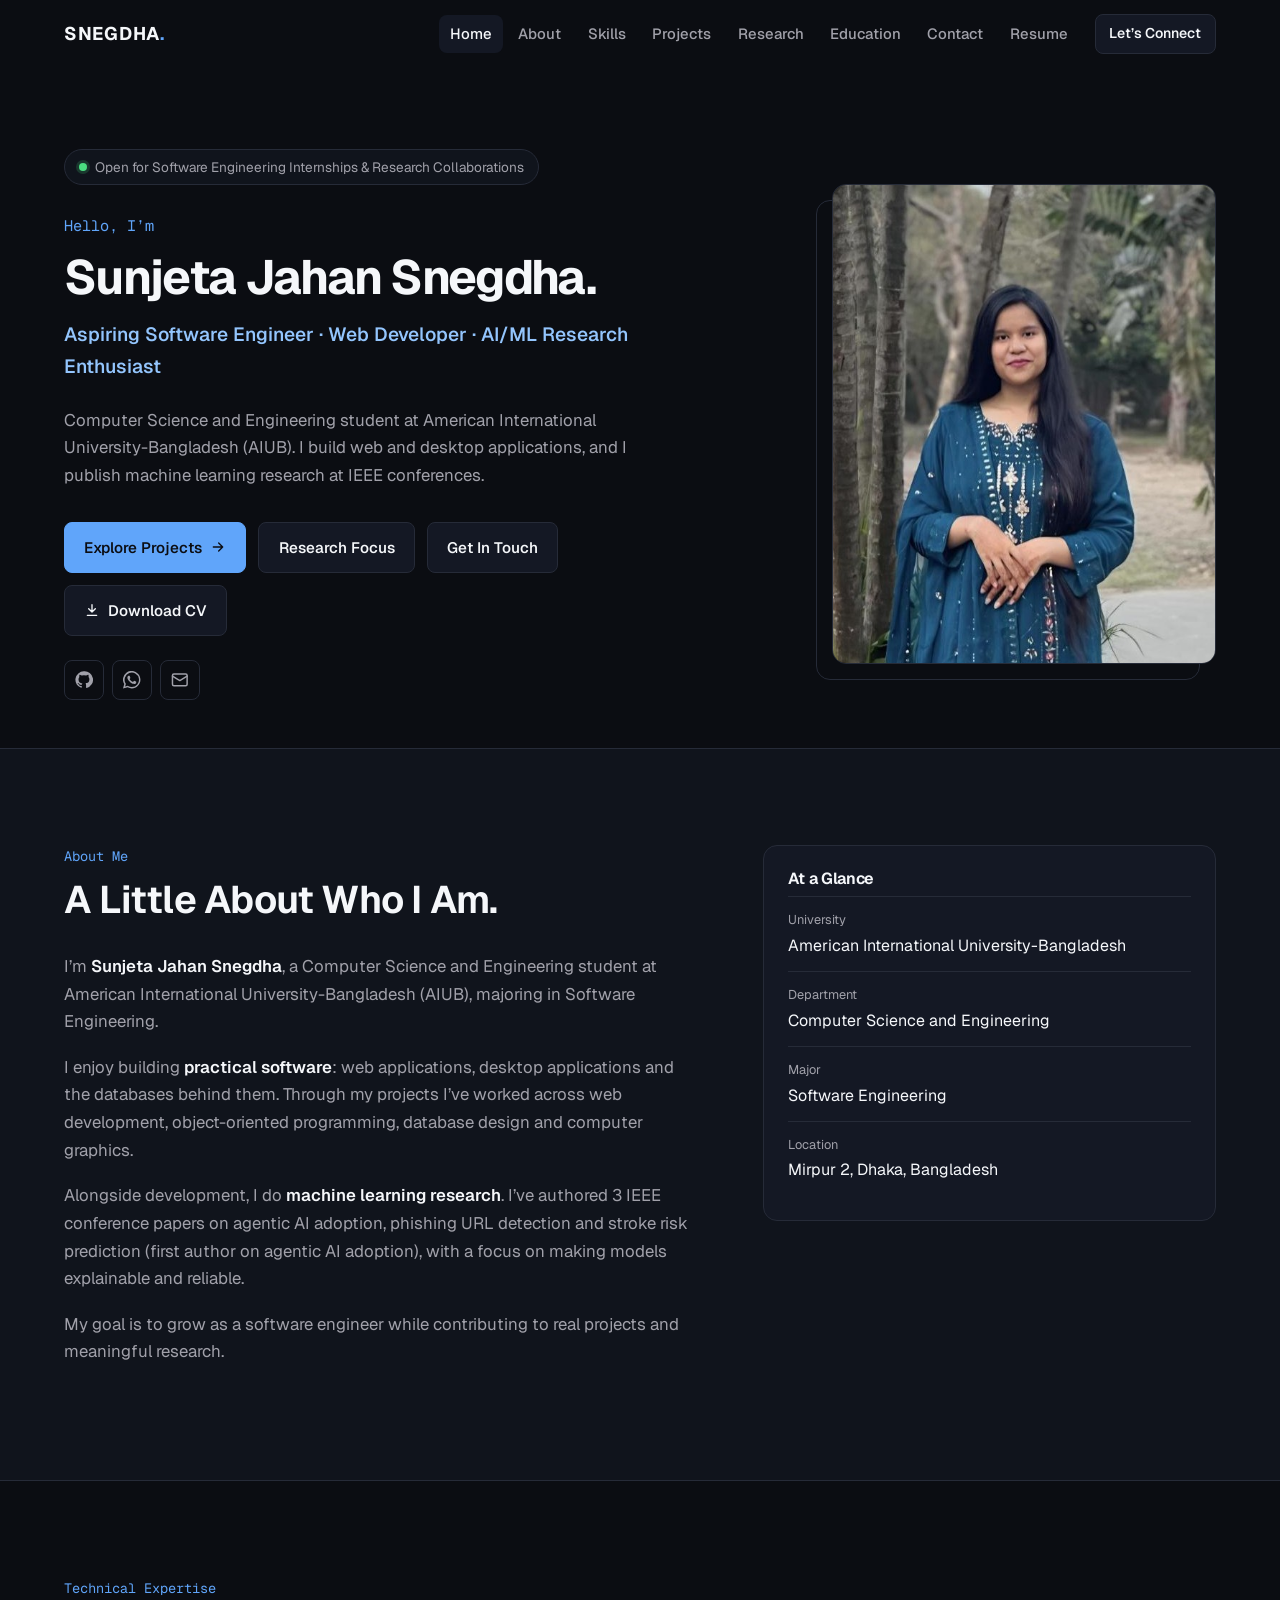
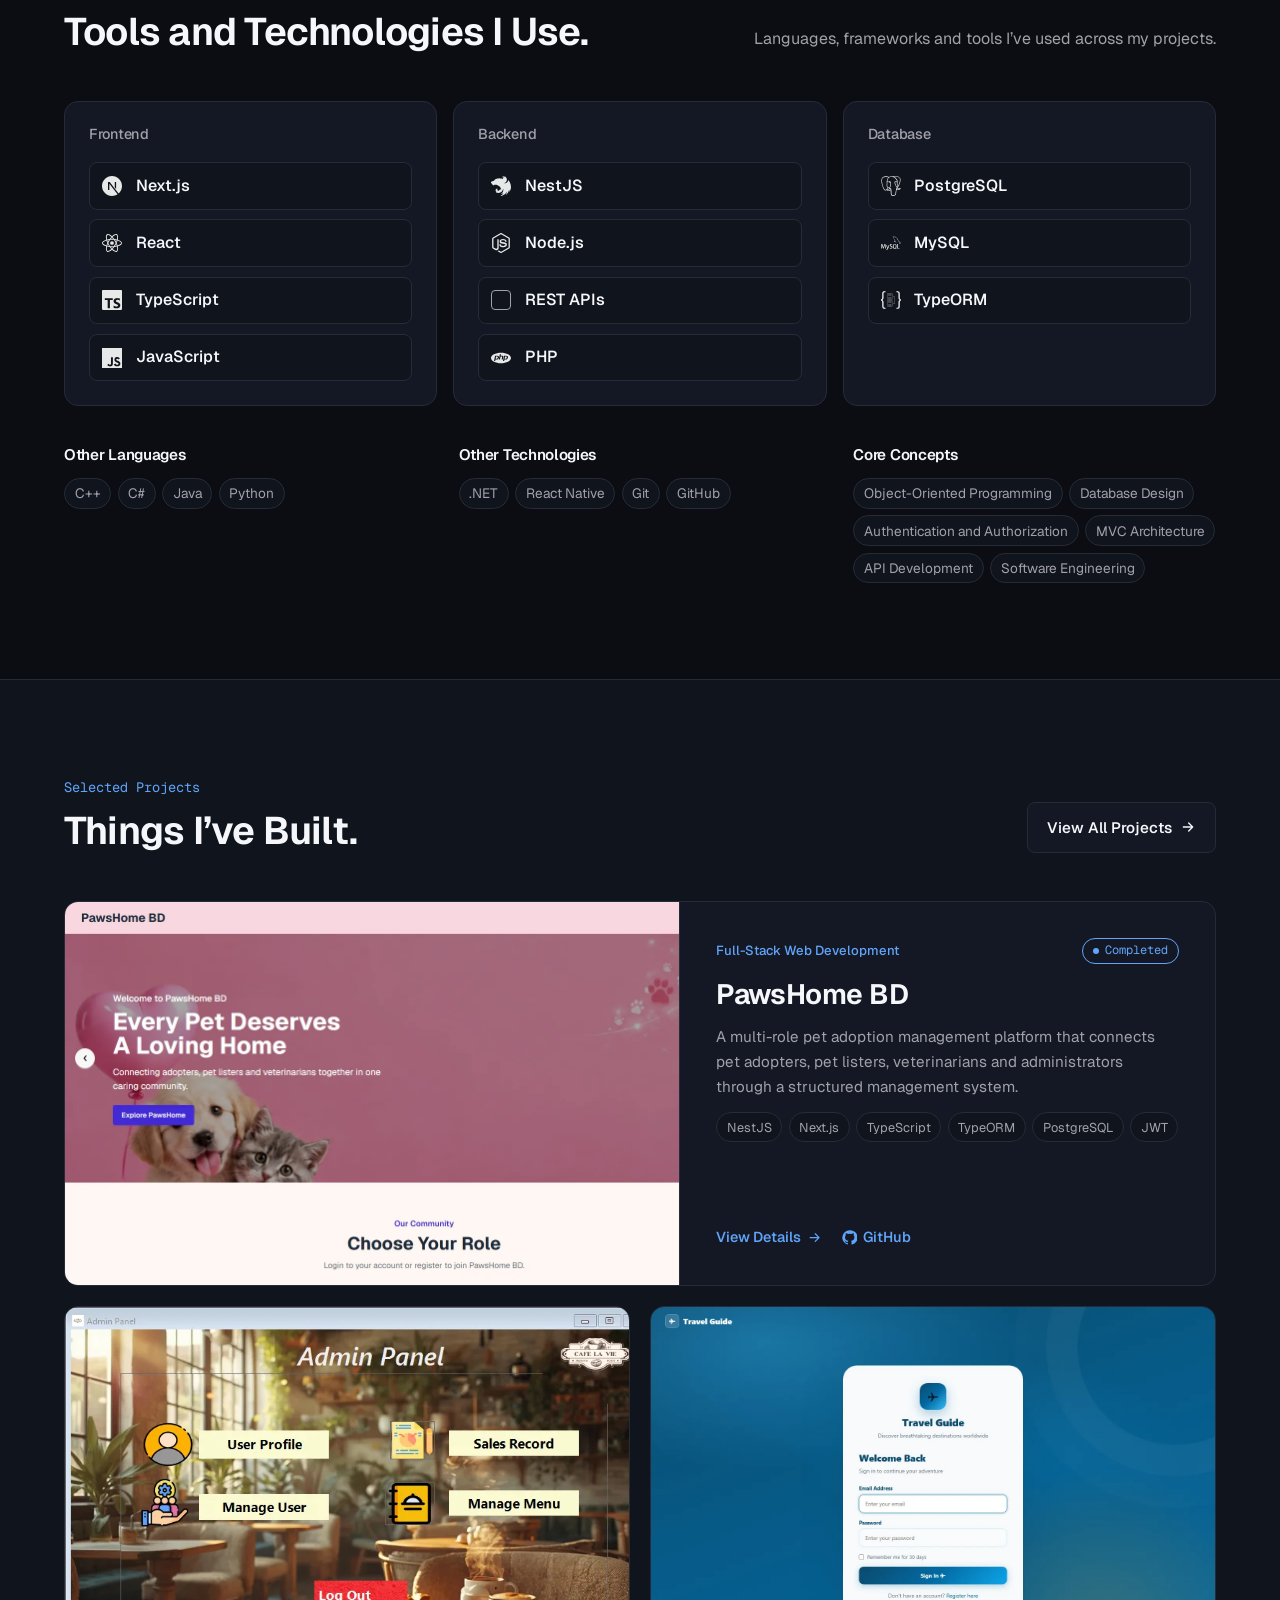
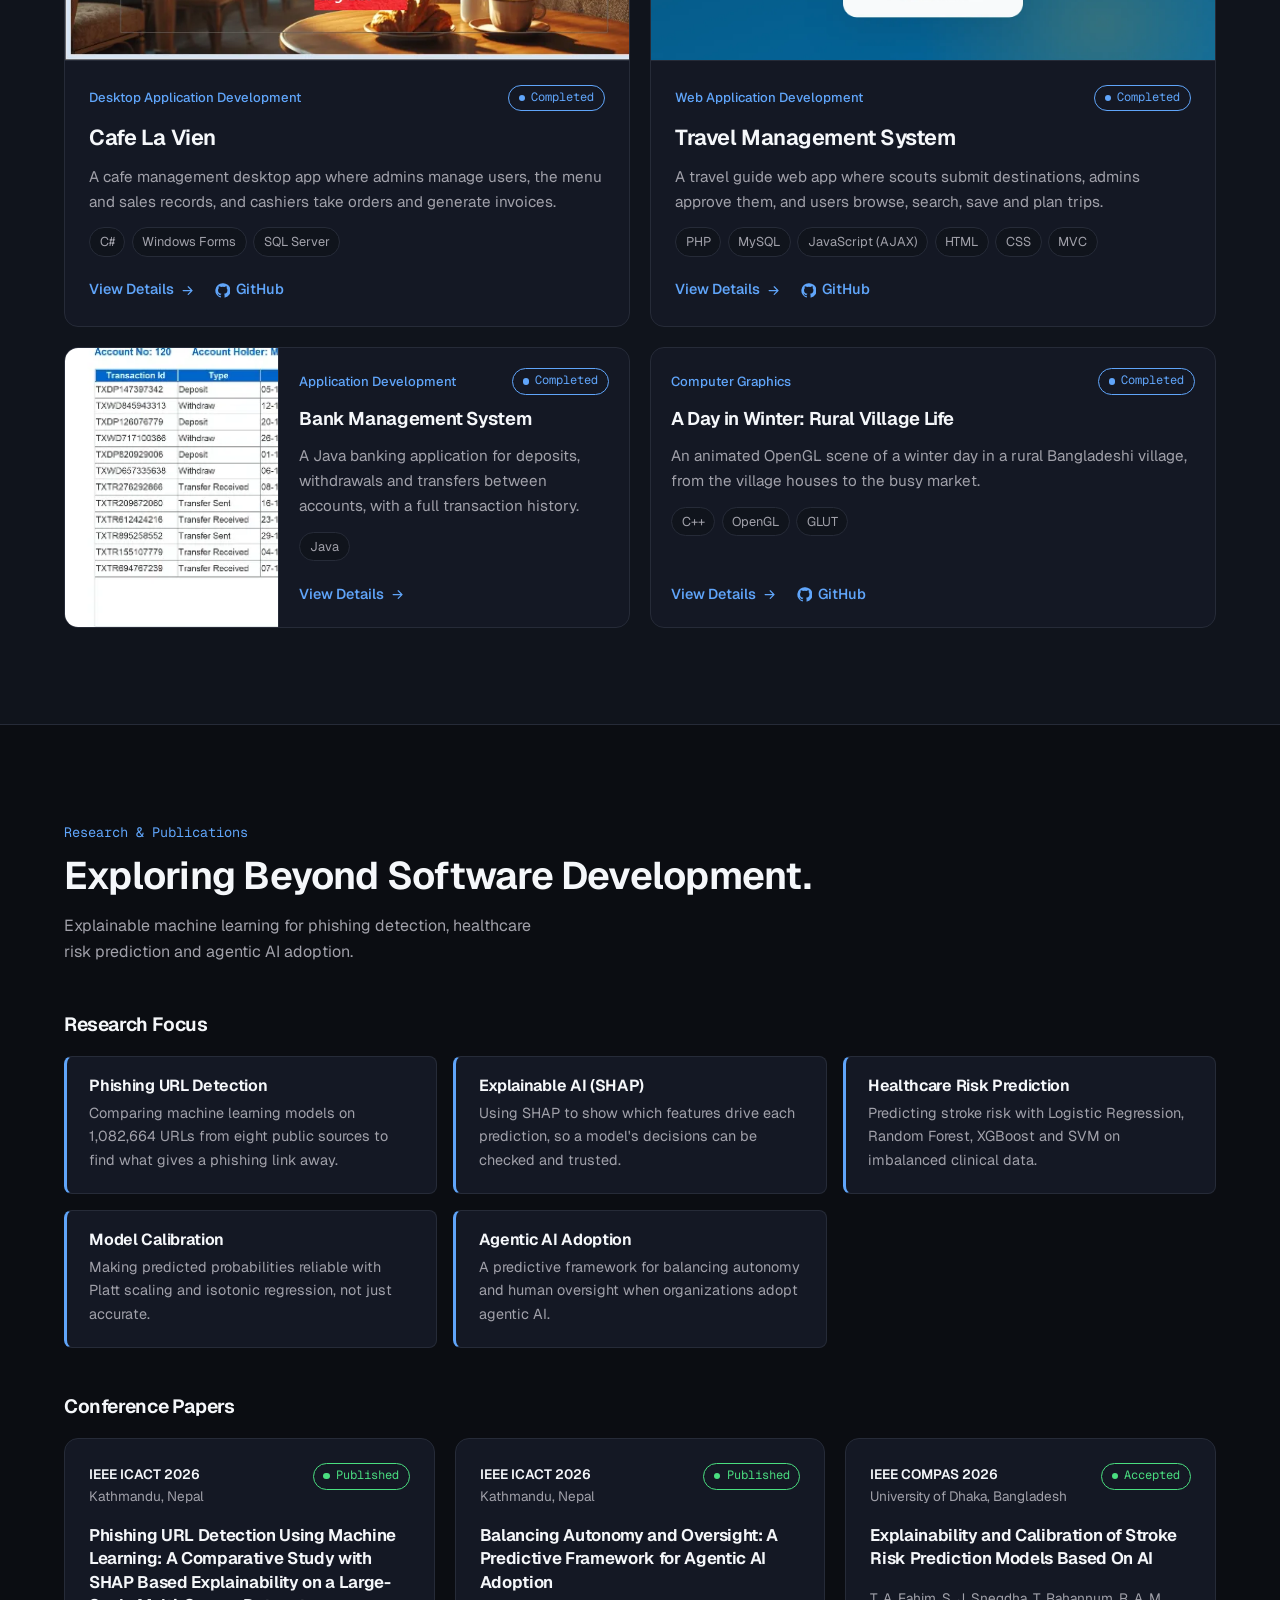
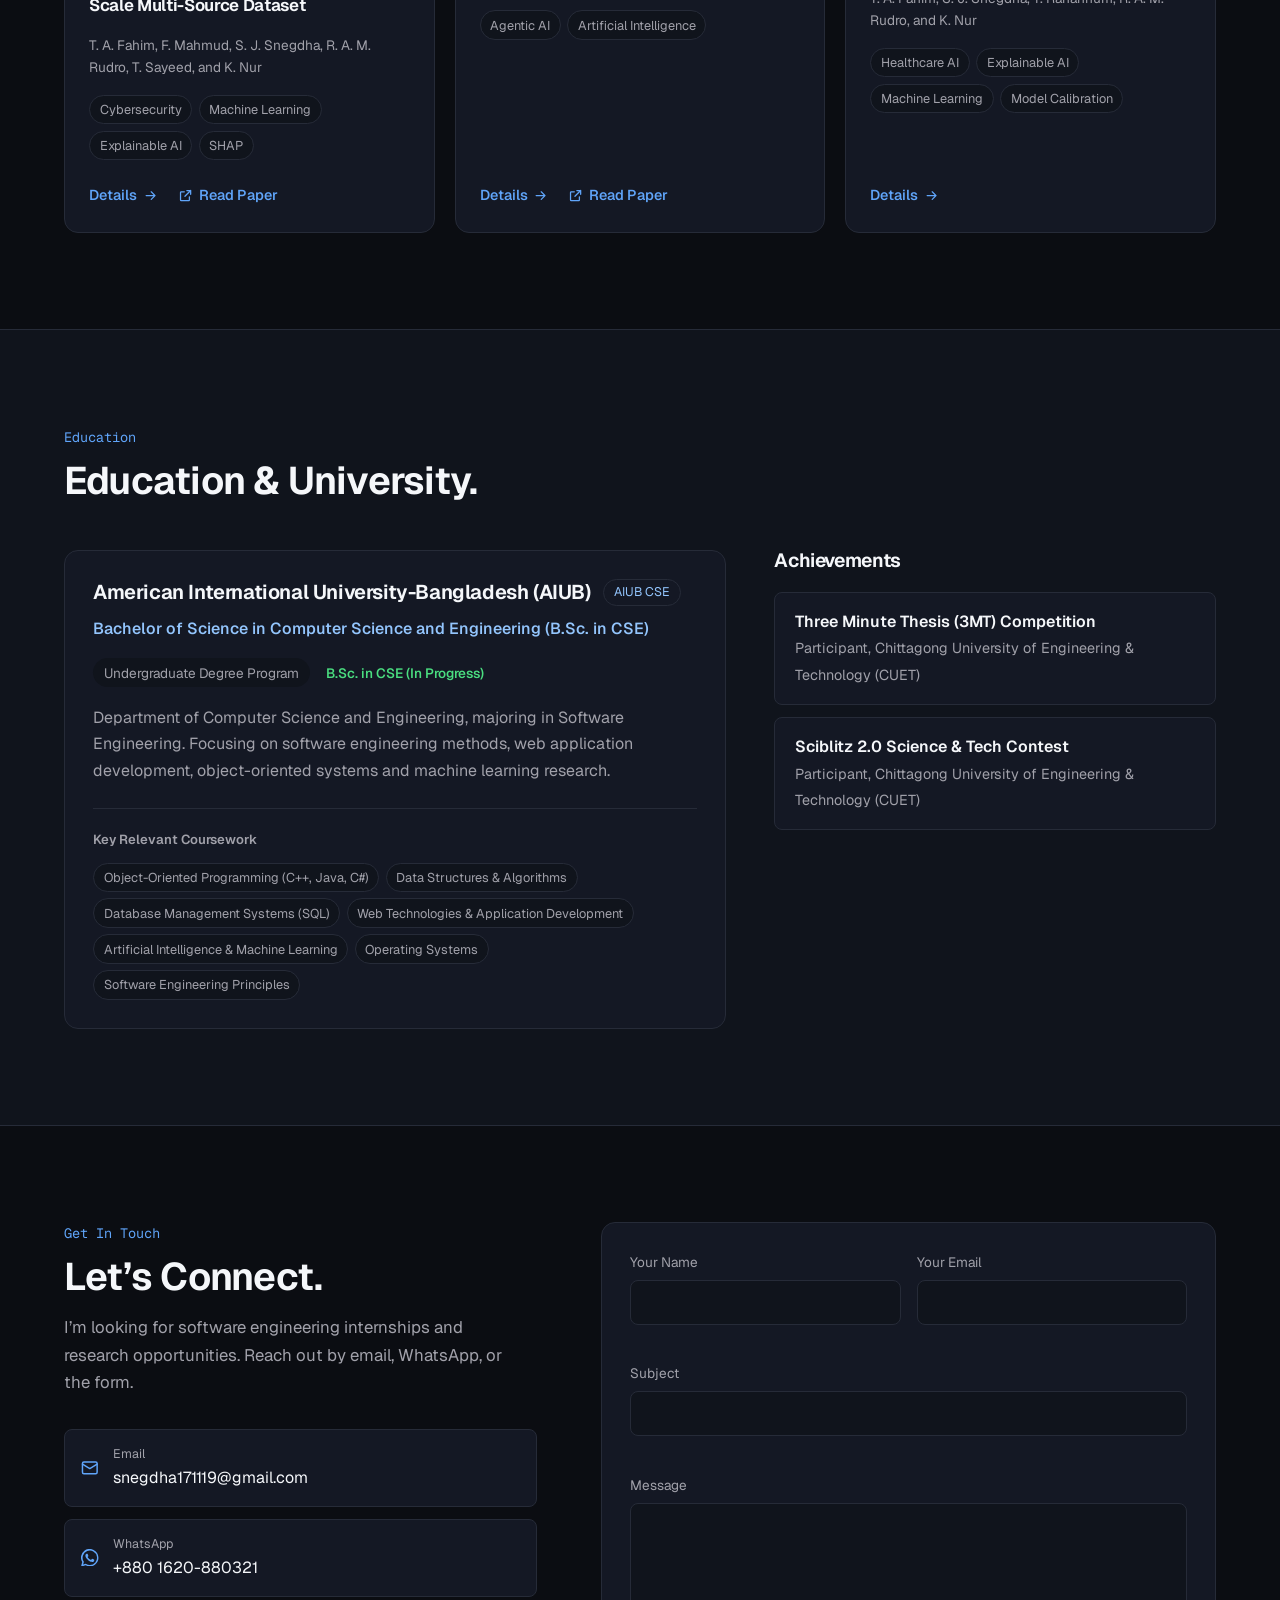
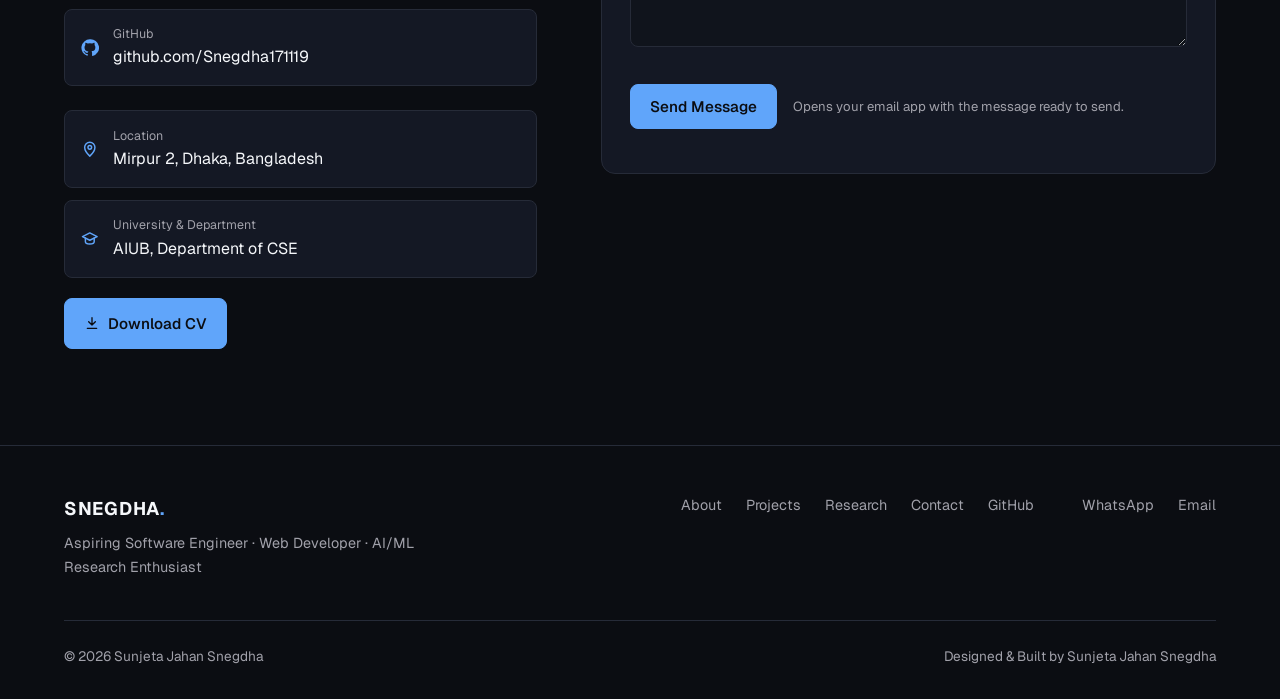
<file: index.html>
<!DOCTYPE html>
<html lang="en">
<head>
  <meta charset="UTF-8">
  <meta name="viewport" content="width=device-width, initial-scale=1">
  <title>Sunjeta Jahan Snegdha | Aspiring Software Engineer, Web Developer & AI/ML Researcher</title>
  <meta name="description" content="Portfolio of Sunjeta Jahan Snegdha, Computer Science and Engineering student at AIUB: aspiring software engineer, web developer and AI/ML research enthusiast.">

  <!-- Link previews (LinkedIn, Facebook, WhatsApp, X) -->
  <meta property="og:type" content="website">
  <meta property="og:title" content="Sunjeta Jahan Snegdha | Aspiring Software Engineer, Web Developer & AI/ML Researcher">
  <meta property="og:description" content="Portfolio of Sunjeta Jahan Snegdha, Computer Science and Engineering student at AIUB: aspiring software engineer, web developer and AI/ML research enthusiast.">
  <meta property="og:image" content="assets/og-image.png">
  <meta name="twitter:card" content="summary_large_image">
  <meta name="theme-color" content="#0b0d12">

  <link rel="icon" href="data:image/svg+xml,%3Csvg xmlns='http://www.w3.org/2000/svg' viewBox='0 0 64 64'%3E%3Crect width='64' height='64' rx='14' fill='%230b0d12'/%3E%3Ctext x='14' y='46' font-family='Arial' font-weight='700' font-size='38' fill='%23f5f7fa'%3ET%3C/text%3E%3Ccircle cx='47' cy='43' r='5' fill='%2360a5fa'/%3E%3C/svg%3E">

  <!-- Fonts: Geist (text) and Geist Mono (small labels, terminal) -->
  <link rel="preconnect" href="https://fonts.googleapis.com">
  <link rel="preconnect" href="https://fonts.gstatic.com" crossorigin>
  <link href="https://fonts.googleapis.com/css2?family=Geist:wght@400..700&family=Geist+Mono:wght@400;500&display=swap" rel="stylesheet">

  <link rel="stylesheet" href="CSS/style.css">

  <!-- Tells the CSS that JavaScript is on (used by the scroll animations) -->
  <script>document.documentElement.classList.add("js");</script>
</head>
<body data-page="home">
  <a class="skip-link" href="#main">Skip to content</a>

  <!-- ===== HEADER (same on every page) ===== -->
  <header class="site-header">
    <nav class="nav wrap" aria-label="Main">
      <a class="wordmark" href="index.html" aria-label="Sunjeta Jahan Snegdha, home">SNEGDHA<span>.</span></a>

      <div class="nav-right">
        <ul class="nav-links" id="nav-links">
          <li><a href="#home">Home</a></li>
          <li><a href="#about">About</a></li>
          <li><a href="#skills">Skills</a></li>
          <li><a href="#projects">Projects</a></li>
          <li><a href="#research">Research</a></li>
          <li><a href="#education">Education</a></li>
          <li><a href="#contact">Contact</a></li>
          <li><a class="cv-link nav-cv">Resume</a></li>
        </ul>
        <a class="btn btn-small btn-connect" href="#contact">Let’s Connect</a>
        <button class="menu-btn" id="menu-btn" type="button" aria-label="Menu" aria-expanded="false" aria-controls="nav-links">
          <svg viewBox="0 0 24 24" fill="none" stroke="currentColor" stroke-width="2" stroke-linecap="round" aria-hidden="true"><path d="M4 7h16M4 12h16M4 17h16"/></svg>
        </button>
      </div>
    </nav>
  </header>

  <main id="main">

    <!-- ===== HERO ===== -->
    <section class="hero wrap" id="home">
      <div class="hero-grid">
        <div class="hero-anim">
          <p class="status-badge">Open for Software Engineering Internships &amp; Research Collaborations</p>
          <p class="hero-hello">Hello, I’m</p>
          <h1>Sunjeta Jahan Snegdha.</h1>
          <p class="hero-title">Aspiring Software Engineer · Web Developer · AI/ML Research Enthusiast</p>
          <p class="hero-text">
            Computer Science and Engineering student at American International University-Bangladesh (AIUB).
            I build web and desktop applications, and I publish machine learning research at IEEE conferences.
          </p>
          <div class="btn-row">
            <a class="btn btn-primary" href="#projects">Explore Projects <svg viewBox="0 0 24 24" fill="none" stroke="currentColor" stroke-width="2" stroke-linecap="round" stroke-linejoin="round" aria-hidden="true"><path d="M5 12h14M13 6l6 6-6 6"/></svg></a>
            <a class="btn" href="#research">Research Focus</a>
            <a class="btn" href="#contact">Get In Touch</a>
            <a class="btn cv-link"><svg viewBox="0 0 24 24" fill="none" stroke="currentColor" stroke-width="2" stroke-linecap="round" stroke-linejoin="round" aria-hidden="true"><path d="M12 4v11M7 10l5 5 5-5M5 20h14"/></svg> Download CV</a>
          </div>
          <div class="socials">
            <a class="social-link github-link" target="_blank" rel="noopener" aria-label="GitHub"><svg viewBox="0 0 24 24" fill="currentColor" aria-hidden="true"><path d="M12 .5a11.5 11.5 0 0 0-3.6 22.4c.6.1.8-.3.8-.6v-2c-3.2.7-3.9-1.5-3.9-1.5-.5-1.3-1.3-1.7-1.3-1.7-1-.7.1-.7.1-.7 1.2.1 1.8 1.2 1.8 1.2 1 1.8 2.8 1.3 3.5 1 .1-.8.4-1.3.7-1.6-2.6-.3-5.3-1.3-5.3-5.7 0-1.3.5-2.3 1.2-3.1-.1-.3-.5-1.5.1-3.1 0 0 1-.3 3.2 1.2a11 11 0 0 1 5.8 0c2.2-1.5 3.2-1.2 3.2-1.2.6 1.6.2 2.8.1 3.1.8.8 1.2 1.8 1.2 3.1 0 4.4-2.7 5.4-5.3 5.7.4.4.8 1.1.8 2.2v3.3c0 .3.2.7.8.6A11.5 11.5 0 0 0 12 .5Z"/></svg></a>
            <a class="social-link linkedin-link" target="_blank" rel="noopener" aria-label="LinkedIn"><svg viewBox="0 0 24 24" fill="currentColor" aria-hidden="true"><path d="M20.4 20.5h-3.6v-5.6c0-1.3 0-3-1.8-3s-2.1 1.4-2.1 2.9v5.7H9.3V9h3.4v1.6h.1c.5-.9 1.6-1.8 3.4-1.8 3.6 0 4.3 2.4 4.3 5.5v6.2ZM5.3 7.4a2.1 2.1 0 1 1 0-4.2 2.1 2.1 0 0 1 0 4.2ZM7.1 20.5H3.5V9h3.6v11.5ZM22.2 0H1.8C.8 0 0 .8 0 1.7v20.6c0 .9.8 1.7 1.8 1.7h20.4c1 0 1.8-.8 1.8-1.7V1.7C24 .8 23.2 0 22.2 0Z"/></svg></a>
            <a class="social-link whatsapp-link" target="_blank" rel="noopener" aria-label="WhatsApp"><svg viewBox="0 0 24 24" fill="currentColor" aria-hidden="true"><path d="M17.5 14.4c-.3-.1-1.8-.9-2-1-.3-.1-.5-.1-.7.1-.2.3-.8 1-.9 1.2-.2.2-.3.2-.6.1-.3-.1-1.3-.5-2.4-1.5-.9-.8-1.5-1.8-1.7-2.1-.2-.3 0-.5.1-.6l.4-.5c.1-.2.2-.3.3-.5.1-.2 0-.4 0-.5l-.9-2.2c-.2-.6-.5-.5-.7-.5h-.6c-.2 0-.5.1-.8.4-.3.3-1 1-1 2.5s1.1 2.9 1.2 3.1c.1.2 2.1 3.2 5.1 4.5.7.3 1.3.5 1.7.6.7.2 1.4.2 1.9.1.6-.1 1.8-.7 2-1.4.2-.7.2-1.3.2-1.4-.1-.1-.3-.2-.6-.3ZM12 21.8c-1.8 0-3.5-.5-5-1.4l-.4-.2-3.7 1 1-3.6-.2-.4A9.8 9.8 0 1 1 12 21.8Zm8.4-18.2A11.8 11.8 0 0 0 1.7 17.8L0 24l6.3-1.7a11.8 11.8 0 0 0 5.7 1.5c6.5 0 11.8-5.3 11.8-11.8 0-3.2-1.2-6.1-3.4-8.4Z"/></svg></a>
            <a class="social-link email-link" aria-label="Email"><svg viewBox="0 0 24 24" fill="none" stroke="currentColor" stroke-width="2" stroke-linecap="round" stroke-linejoin="round" aria-hidden="true"><rect x="2" y="4" width="20" height="16" rx="2"/><path d="m22 7-10 6L2 7"/></svg></a>
          </div>
        </div>

        <!-- Photo: set SITE.photo in data.js. Until then the frame shows your initials. -->
        <div class="hero-visual">
          <div class="portrait" id="portrait"></div>
        </div>
      </div>
    </section>

    <!-- ===== ABOUT ===== -->
    <section class="section section-alt" id="about">
      <div class="wrap about-grid reveal">
        <div>
          <p class="section-label">About Me</p>
          <h2 class="section-title">A Little About Who I Am.</h2>
          <!-- TODO: rewrite in your own words if you like -->
          <div class="about-text" style="margin-top:2rem">
            <p>I’m <strong>Sunjeta Jahan Snegdha</strong>, a Computer Science and Engineering student at American International University-Bangladesh (AIUB), majoring in Software Engineering.</p>
            <p>I enjoy building <strong>practical software</strong>: web applications, desktop applications and the databases behind them. Through my projects I’ve worked across web development, object-oriented programming, database design and computer graphics.</p>
            <p>Alongside development, I do <strong>machine learning research</strong>. I’ve authored 3 IEEE conference papers on agentic AI adoption, phishing URL detection and stroke risk prediction (first author on agentic AI adoption), with a focus on making models explainable and reliable.</p>
            <p>My goal is to grow as a software engineer while contributing to real projects and meaningful research.</p>
          </div>
        </div>

        <aside class="info-card">
          <h3>At a Glance</h3>
          <dl>
            <div><dt>University</dt><dd>American International University-Bangladesh</dd></div>
            <div><dt>Department</dt><dd>Computer Science and Engineering</dd></div>
            <div><dt>Major</dt><dd>Software Engineering</dd></div>
            <div><dt>Location</dt><dd>Mirpur 2, Dhaka, Bangladesh</dd></div>
          </dl>
        </aside>
      </div>
    </section>

    <!-- ===== SKILLS ===== -->
    <section class="section" id="skills">
      <div class="wrap reveal">
        <div class="section-head">
          <div>
            <p class="section-label">Technical Expertise</p>
            <h2 class="section-title">Tools and Technologies I Use.</h2>
          </div>
          <p>Languages, frameworks and tools I’ve used across my projects.</p>
        </div>

        <div class="skill-groups" id="skill-groups"></div>

        <div class="skill-extra">
          <div><h3>Other Languages</h3><div id="skill-languages"></div></div>
          <div><h3>Other Technologies</h3><div id="skill-other"></div></div>
          <div><h3>Core Concepts</h3><div id="skill-concepts"></div></div>
        </div>
      </div>
    </section>

    <!-- ===== PROJECTS ===== -->
    <section class="section section-alt" id="projects">
      <div class="wrap reveal">
        <div class="section-head">
          <div>
            <p class="section-label">Selected Projects</p>
            <h2 class="section-title">Things I’ve Built.</h2>
          </div>
          <a class="btn" href="projects.html">View All Projects <svg viewBox="0 0 24 24" fill="none" stroke="currentColor" stroke-width="2" stroke-linecap="round" stroke-linejoin="round" aria-hidden="true"><path d="M5 12h14M13 6l6 6-6 6"/></svg></a>
        </div>
        <div class="project-grid" id="project-grid"></div>
      </div>
    </section>

    <!-- ===== RESEARCH ===== -->
    <section class="section" id="research">
      <div class="wrap reveal">
        <div class="section-head">
          <div>
            <p class="section-label">Research &amp; Publications</p>
            <h2 class="section-title">Exploring Beyond Software Development.</h2>
          </div>
          <p>Explainable machine learning for phishing detection, healthcare risk prediction and agentic AI adoption.</p>
        </div>

        <h3 class="sub-title">Research Focus</h3>
        <ul class="focus-grid" id="focus-grid"></ul>

        <h3 class="sub-title" style="margin-top:3rem">Conference Papers</h3>
        <div class="paper-grid" id="paper-grid"></div>
      </div>
    </section>

    <!-- ===== EDUCATION + ACHIEVEMENTS ===== -->
    <section class="section section-alt" id="education">
      <div class="wrap reveal">
        <div class="section-head">
          <div>
            <p class="section-label">Education</p>
            <h2 class="section-title">Education &amp; University.</h2>
          </div>
        </div>
        <div class="edu-grid">
          <div id="education-list"></div>
          <div id="achievement-block">
            <h3 class="sub-title">Achievements</h3>
            <ul class="achievement-list" id="achievement-list"></ul>
          </div>
        </div>
      </div>
    </section>

    <!-- ===== CONTACT ===== -->
    <section class="section" id="contact">
      <div class="wrap contact-grid reveal">
        <div>
          <p class="section-label">Get In Touch</p>
          <h2 class="section-title">Let’s Connect.</h2>
          <p class="contact-intro">I’m looking for software engineering internships and research opportunities. Reach out by email, WhatsApp, or the form.</p>
          <ul class="contact-list">
            <li><a class="email-link"><svg viewBox="0 0 24 24" fill="none" stroke="currentColor" stroke-width="2" stroke-linecap="round" stroke-linejoin="round" aria-hidden="true"><rect x="2" y="4" width="20" height="16" rx="2"/><path d="m22 7-10 6L2 7"/></svg><span><small>Email</small><span class="email-text"></span></span></a></li>
            <li><a class="whatsapp-link" target="_blank" rel="noopener"><svg viewBox="0 0 24 24" fill="currentColor" aria-hidden="true"><path d="M17.5 14.4c-.3-.1-1.8-.9-2-1-.3-.1-.5-.1-.7.1-.2.3-.8 1-.9 1.2-.2.2-.3.2-.6.1-.3-.1-1.3-.5-2.4-1.5-.9-.8-1.5-1.8-1.7-2.1-.2-.3 0-.5.1-.6l.4-.5c.1-.2.2-.3.3-.5.1-.2 0-.4 0-.5l-.9-2.2c-.2-.6-.5-.5-.7-.5h-.6c-.2 0-.5.1-.8.4-.3.3-1 1-1 2.5s1.1 2.9 1.2 3.1c.1.2 2.1 3.2 5.1 4.5.7.3 1.3.5 1.7.6.7.2 1.4.2 1.9.1.6-.1 1.8-.7 2-1.4.2-.7.2-1.3.2-1.4-.1-.1-.3-.2-.6-.3ZM12 21.8c-1.8 0-3.5-.5-5-1.4l-.4-.2-3.7 1 1-3.6-.2-.4A9.8 9.8 0 1 1 12 21.8Zm8.4-18.2A11.8 11.8 0 0 0 1.7 17.8L0 24l6.3-1.7a11.8 11.8 0 0 0 5.7 1.5c6.5 0 11.8-5.3 11.8-11.8 0-3.2-1.2-6.1-3.4-8.4Z"/></svg><span><small>WhatsApp</small><span class="phone-text"></span></span></a></li>
            <li><a class="github-link" target="_blank" rel="noopener"><svg viewBox="0 0 24 24" fill="currentColor" aria-hidden="true"><path d="M12 .5a11.5 11.5 0 0 0-3.6 22.4c.6.1.8-.3.8-.6v-2c-3.2.7-3.9-1.5-3.9-1.5-.5-1.3-1.3-1.7-1.3-1.7-1-.7.1-.7.1-.7 1.2.1 1.8 1.2 1.8 1.2 1 1.8 2.8 1.3 3.5 1 .1-.8.4-1.3.7-1.6-2.6-.3-5.3-1.3-5.3-5.7 0-1.3.5-2.3 1.2-3.1-.1-.3-.5-1.5.1-3.1 0 0 1-.3 3.2 1.2a11 11 0 0 1 5.8 0c2.2-1.5 3.2-1.2 3.2-1.2.6 1.6.2 2.8.1 3.1.8.8 1.2 1.8 1.2 3.1 0 4.4-2.7 5.4-5.3 5.7.4.4.8 1.1.8 2.2v3.3c0 .3.2.7.8.6A11.5 11.5 0 0 0 12 .5Z"/></svg><span><small>GitHub</small>github.com/Snegdha171119</span></a></li>
            <li><a class="linkedin-link" target="_blank" rel="noopener"><svg viewBox="0 0 24 24" fill="currentColor" aria-hidden="true"><path d="M20.4 20.5h-3.6v-5.6c0-1.3 0-3-1.8-3s-2.1 1.4-2.1 2.9v5.7H9.3V9h3.4v1.6h.1c.5-.9 1.6-1.8 3.4-1.8 3.6 0 4.3 2.4 4.3 5.5v6.2ZM5.3 7.4a2.1 2.1 0 1 1 0-4.2 2.1 2.1 0 0 1 0 4.2ZM7.1 20.5H3.5V9h3.6v11.5ZM22.2 0H1.8C.8 0 0 .8 0 1.7v20.6c0 .9.8 1.7 1.8 1.7h20.4c1 0 1.8-.8 1.8-1.7V1.7C24 .8 23.2 0 22.2 0Z"/></svg><span><small>LinkedIn</small>Connect With Me</span></a></li>
            <li><div class="contact-item"><svg viewBox="0 0 24 24" fill="none" stroke="currentColor" stroke-width="2" stroke-linecap="round" stroke-linejoin="round" aria-hidden="true"><path d="M12 22s7-6.2 7-12a7 7 0 1 0-14 0c0 5.8 7 12 7 12Z"/><circle cx="12" cy="10" r="2.5"/></svg><span><small>Location</small>Mirpur 2, Dhaka, Bangladesh</span></div></li>
            <li><div class="contact-item"><svg viewBox="0 0 24 24" fill="none" stroke="currentColor" stroke-width="2" stroke-linecap="round" stroke-linejoin="round" aria-hidden="true"><path d="M2 9l10-5 10 5-10 5L2 9Z"/><path d="M6 11v5c0 1.5 2.7 3 6 3s6-1.5 6-3v-5"/></svg><span><small>University &amp; Department</small>AIUB, Department of CSE</span></div></li>
          </ul>
          <a class="btn btn-primary cv-link contact-cv"><svg viewBox="0 0 24 24" fill="none" stroke="currentColor" stroke-width="2" stroke-linecap="round" stroke-linejoin="round" aria-hidden="true"><path d="M12 4v11M7 10l5 5 5-5M5 20h14"/></svg> Download CV</a>
        </div>

        <!-- No server: the form checks the fields, then opens your email app (see main.js, section 11) -->
        <form class="contact-form" id="contact-form" novalidate>
          <div class="field">
            <label for="cf-name">Your Name</label>
            <input id="cf-name" name="name" type="text" autocomplete="name" required>
            <span class="field-error" aria-live="polite"></span>
          </div>
          <div class="field">
            <label for="cf-email">Your Email</label>
            <input id="cf-email" name="email" type="email" autocomplete="email" required>
            <span class="field-error" aria-live="polite"></span>
          </div>
          <div class="field field-full">
            <label for="cf-subject">Subject</label>
            <input id="cf-subject" name="subject" type="text" required>
            <span class="field-error" aria-live="polite"></span>
          </div>
          <div class="field field-full">
            <label for="cf-message">Message</label>
            <textarea id="cf-message" name="message" required></textarea>
            <span class="field-error" aria-live="polite"></span>
          </div>
          <!-- Spam trap: hidden from people, bots fill it in -->
          <div class="trap" aria-hidden="true">
            <label for="cf-website">Website</label>
            <input id="cf-website" name="website" type="text" tabindex="-1" autocomplete="off">
          </div>
          <div class="form-bottom">
            <button class="btn btn-primary" type="submit">Send Message</button>
            <span class="form-note">Opens your email app with the message ready to send.</span>
          </div>
          <p class="form-status" id="form-status" role="status"></p>
        </form>
      </div>
    </section>

  </main>

  <!-- ===== FOOTER (same on every page) ===== -->
  <footer class="site-footer">
    <div class="wrap">
      <div class="footer-top">
        <div>
          <a class="wordmark" href="index.html">SNEGDHA<span>.</span></a>
          <p class="footer-tagline">Aspiring Software Engineer · Web Developer · AI/ML Research Enthusiast</p>
        </div>
        <ul class="footer-links">
          <li><a href="#about">About</a></li>
          <li><a href="projects.html">Projects</a></li>
          <li><a href="#research">Research</a></li>
          <li><a href="#contact">Contact</a></li>
          <li><a class="github-link" target="_blank" rel="noopener">GitHub</a></li>
          <li><a class="linkedin-link" target="_blank" rel="noopener">LinkedIn</a></li>
          <li><a class="whatsapp-link" target="_blank" rel="noopener">WhatsApp</a></li>
          <li><a class="email-link">Email</a></li>
        </ul>
      </div>
      <div class="footer-bottom">
        <span>© <span id="year">2026</span> Sunjeta Jahan Snegdha</span>
        <span>Designed &amp; Built by Sunjeta Jahan Snegdha</span>
      </div>
    </div>
  </footer>

  <script src="JS/data.js"></script>
  <script src="JS/main.js"></script>
</body>
</html>
</file>
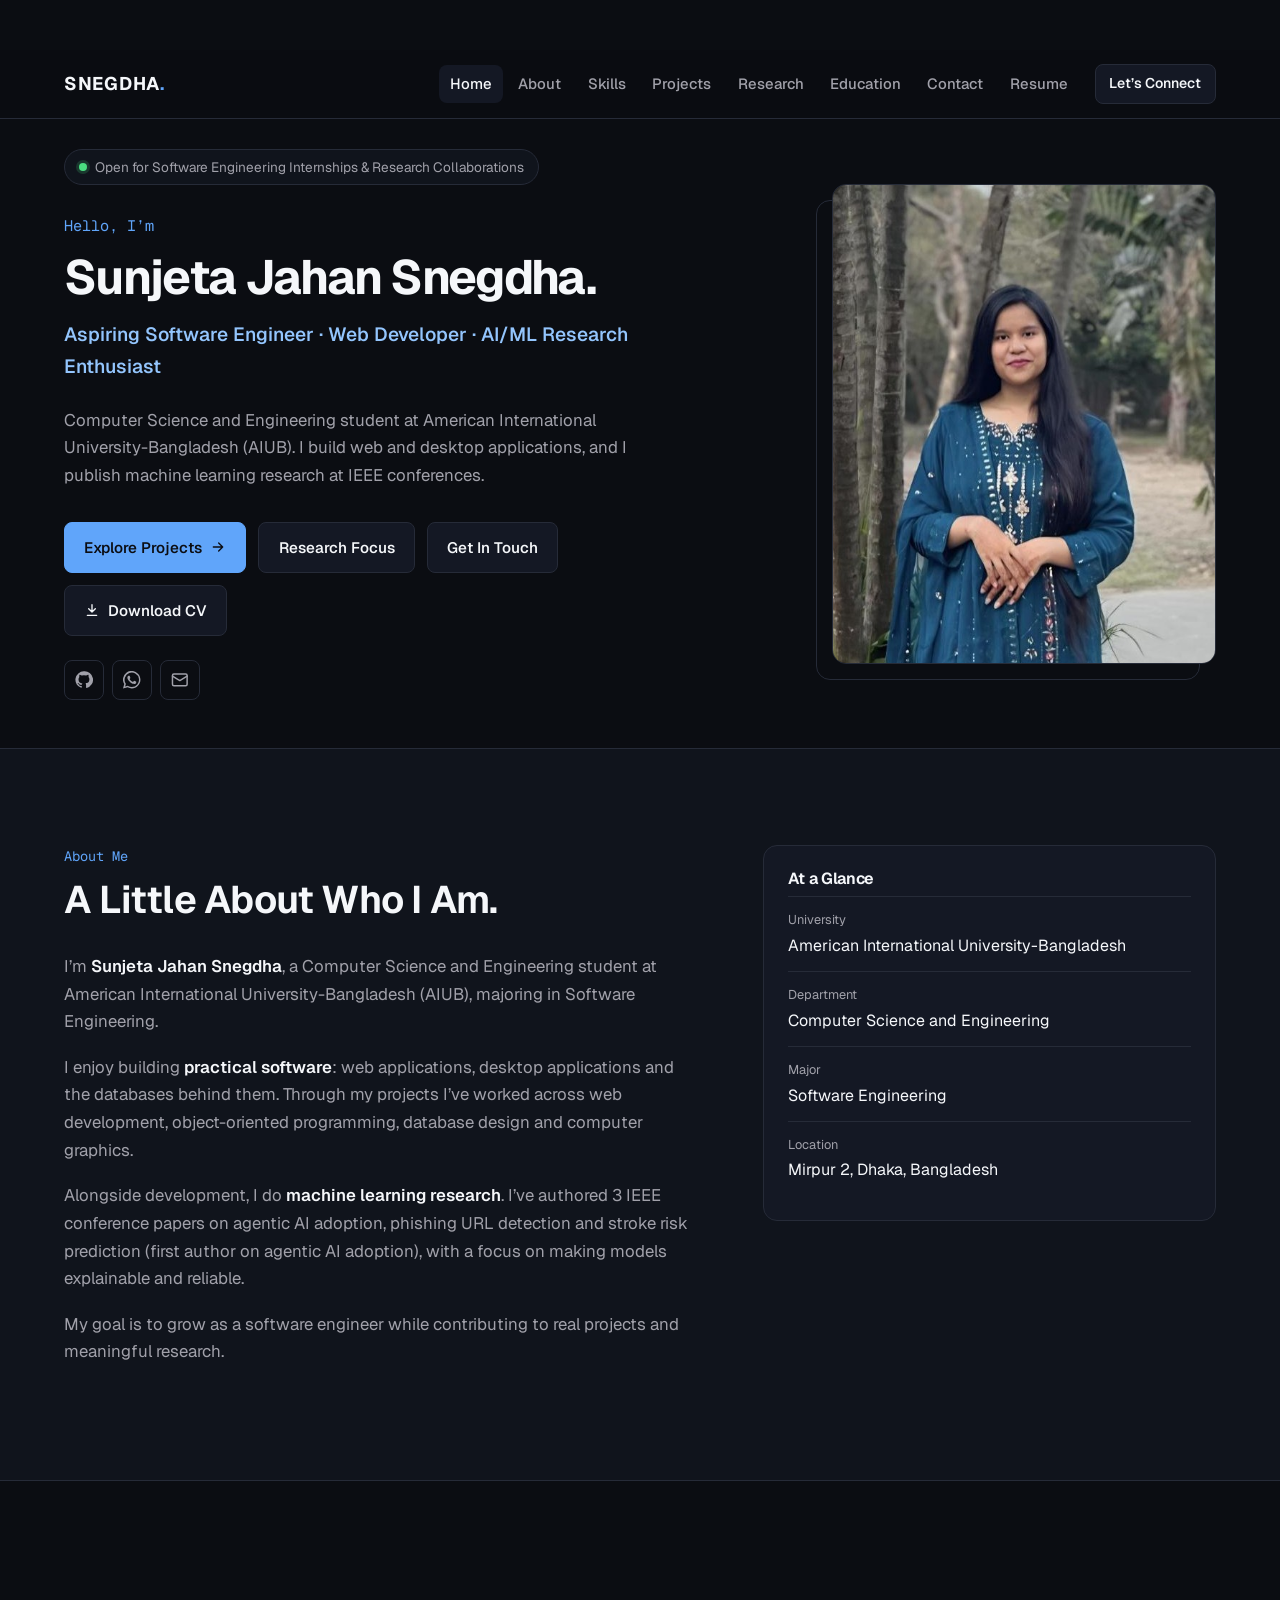
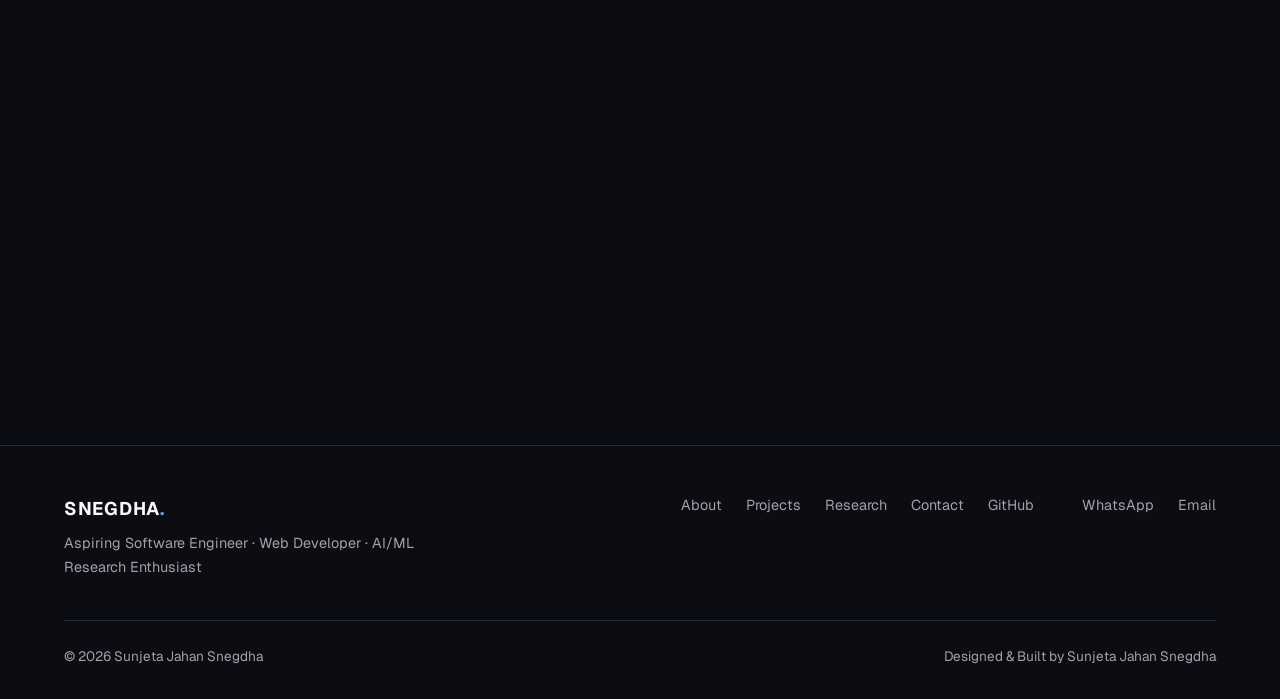
<file: about.html>
<!DOCTYPE html>
<html lang="en">
<head>
  <meta charset="UTF-8">
  <title>About | Sunjeta Jahan Snegdha</title>
  <meta http-equiv="refresh" content="0; url=index.html#about">
</head>
<body>
  <p>The About section has moved to the <a href="index.html#about">home page</a>.</p>
</body>
</html>
</file>
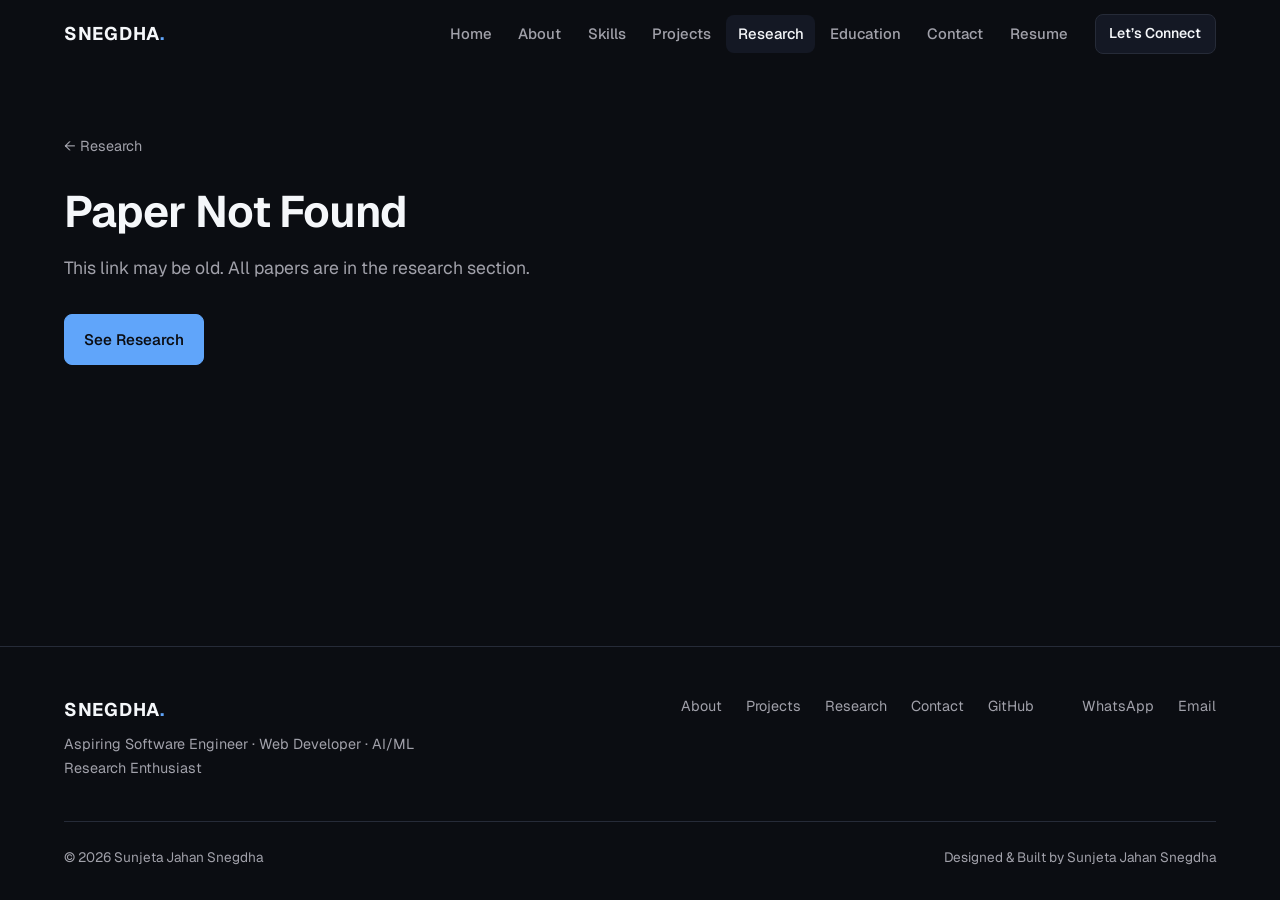
<file: paper.html>
<!DOCTYPE html>
<html lang="en">
<head>
  <meta charset="UTF-8">
  <meta name="viewport" content="width=device-width, initial-scale=1">
  <title>Research | Sunjeta Jahan Snegdha</title>
  <meta name="description" content="Research paper by Sunjeta Jahan Snegdha.">

  <!-- Link previews (LinkedIn, Facebook, WhatsApp, X) -->
  <meta property="og:type" content="website">
  <meta property="og:title" content="Research | Sunjeta Jahan Snegdha">
  <meta property="og:description" content="Research paper by Sunjeta Jahan Snegdha.">
  <meta property="og:image" content="assets/og-image.png">
  <meta name="twitter:card" content="summary_large_image">
  <meta name="theme-color" content="#0b0d12">

  <link rel="icon" href="data:image/svg+xml,%3Csvg xmlns='http://www.w3.org/2000/svg' viewBox='0 0 64 64'%3E%3Crect width='64' height='64' rx='14' fill='%230b0d12'/%3E%3Ctext x='14' y='46' font-family='Arial' font-weight='700' font-size='38' fill='%23f5f7fa'%3ET%3C/text%3E%3Ccircle cx='47' cy='43' r='5' fill='%2360a5fa'/%3E%3C/svg%3E">

  <!-- Fonts: Geist (text) and Geist Mono (small labels, terminal) -->
  <link rel="preconnect" href="https://fonts.googleapis.com">
  <link rel="preconnect" href="https://fonts.gstatic.com" crossorigin>
  <link href="https://fonts.googleapis.com/css2?family=Geist:wght@400..700&family=Geist+Mono:wght@400;500&display=swap" rel="stylesheet">

  <link rel="stylesheet" href="CSS/style.css">

  <!-- Tells the CSS that JavaScript is on (used by the scroll animations) -->
  <script>document.documentElement.classList.add("js");</script>
</head>
<body data-page="paper">
  <a class="skip-link" href="#main">Skip to content</a>

  <!-- ===== HEADER (same on every page) ===== -->
  <header class="site-header">
    <nav class="nav wrap" aria-label="Main">
      <a class="wordmark" href="index.html" aria-label="Sunjeta Jahan Snegdha, home">SNEGDHA<span>.</span></a>

      <div class="nav-right">
        <ul class="nav-links" id="nav-links">
          <li><a href="index.html#home">Home</a></li>
          <li><a href="index.html#about">About</a></li>
          <li><a href="index.html#skills">Skills</a></li>
          <li><a href="projects.html">Projects</a></li>
          <li><a href="index.html#research" class="active">Research</a></li>
          <li><a href="index.html#education">Education</a></li>
          <li><a href="index.html#contact">Contact</a></li>
          <li><a class="cv-link nav-cv">Resume</a></li>
        </ul>
        <a class="btn btn-small btn-connect" href="index.html#contact">Let’s Connect</a>
        <button class="menu-btn" id="menu-btn" type="button" aria-label="Menu" aria-expanded="false" aria-controls="nav-links">
          <svg viewBox="0 0 24 24" fill="none" stroke="currentColor" stroke-width="2" stroke-linecap="round" aria-hidden="true"><path d="M4 7h16M4 12h16M4 17h16"/></svg>
        </button>
      </div>
    </nav>
  </header>

  <main id="main">
    <!-- Filled by main.js (section 10) using the ?id= in the address bar -->
    <div id="detail"></div>
  </main>

  <!-- ===== FOOTER (same on every page) ===== -->
  <footer class="site-footer">
    <div class="wrap">
      <div class="footer-top">
        <div>
          <a class="wordmark" href="index.html">SNEGDHA<span>.</span></a>
          <p class="footer-tagline">Aspiring Software Engineer · Web Developer · AI/ML Research Enthusiast</p>
        </div>
        <ul class="footer-links">
          <li><a href="index.html#about">About</a></li>
          <li><a href="projects.html">Projects</a></li>
          <li><a href="index.html#research">Research</a></li>
          <li><a href="index.html#contact">Contact</a></li>
          <li><a class="github-link" target="_blank" rel="noopener">GitHub</a></li>
          <li><a class="linkedin-link" target="_blank" rel="noopener">LinkedIn</a></li>
          <li><a class="whatsapp-link" target="_blank" rel="noopener">WhatsApp</a></li>
          <li><a class="email-link">Email</a></li>
        </ul>
      </div>
      <div class="footer-bottom">
        <span>© <span id="year">2026</span> Sunjeta Jahan Snegdha</span>
        <span>Designed &amp; Built by Sunjeta Jahan Snegdha</span>
      </div>
    </div>
  </footer>

  <script src="JS/data.js"></script>
  <script src="JS/main.js"></script>
</body>
</html>
</file>
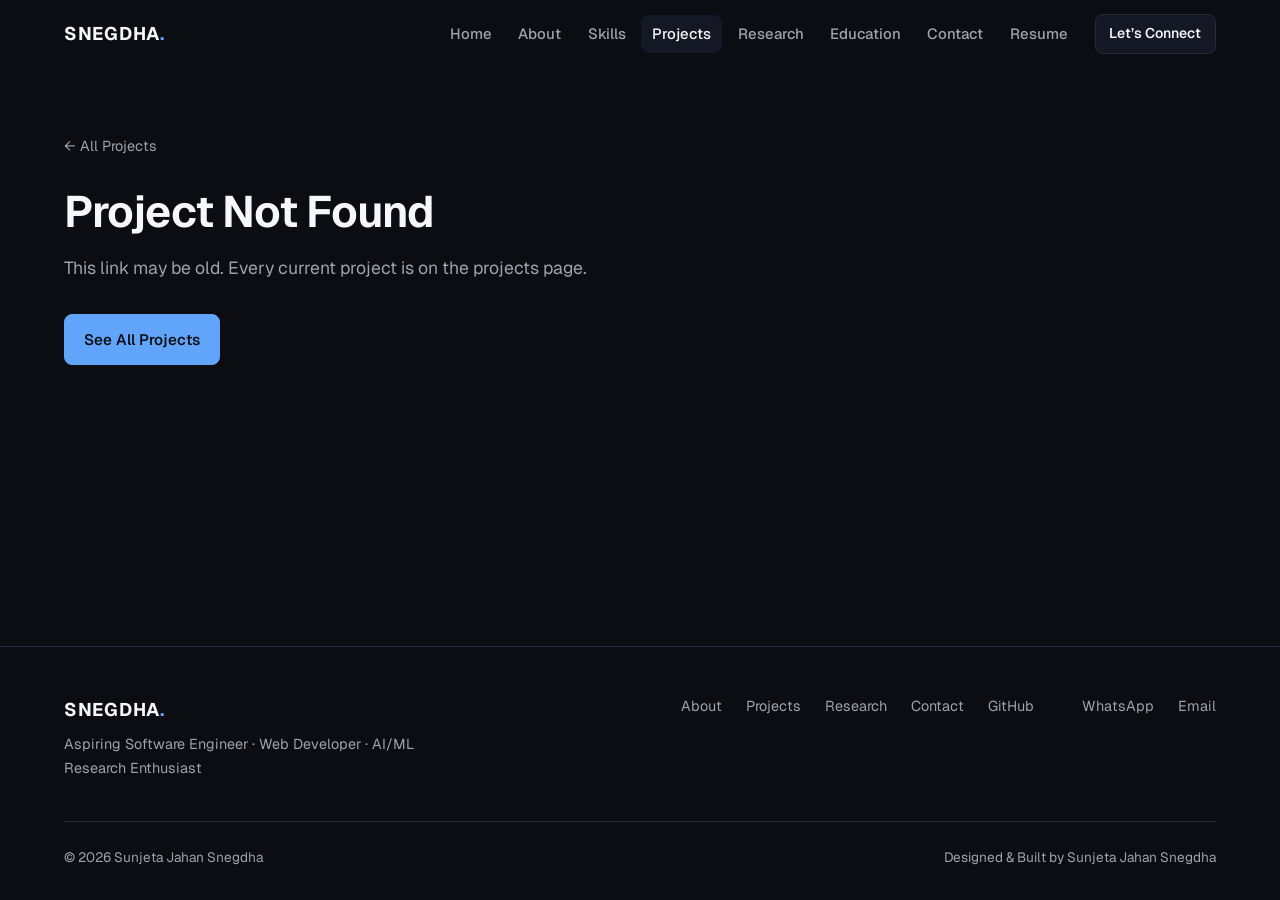
<file: project.html>
<!DOCTYPE html>
<html lang="en">
<head>
  <meta charset="UTF-8">
  <meta name="viewport" content="width=device-width, initial-scale=1">
  <title>Project | Sunjeta Jahan Snegdha</title>
  <meta name="description" content="Project case study by Sunjeta Jahan Snegdha.">

  <!-- Link previews (LinkedIn, Facebook, WhatsApp, X) -->
  <meta property="og:type" content="website">
  <meta property="og:title" content="Project | Sunjeta Jahan Snegdha">
  <meta property="og:description" content="Project case study by Sunjeta Jahan Snegdha.">
  <meta property="og:image" content="assets/og-image.png">
  <meta name="twitter:card" content="summary_large_image">
  <meta name="theme-color" content="#0b0d12">

  <link rel="icon" href="data:image/svg+xml,%3Csvg xmlns='http://www.w3.org/2000/svg' viewBox='0 0 64 64'%3E%3Crect width='64' height='64' rx='14' fill='%230b0d12'/%3E%3Ctext x='14' y='46' font-family='Arial' font-weight='700' font-size='38' fill='%23f5f7fa'%3ET%3C/text%3E%3Ccircle cx='47' cy='43' r='5' fill='%2360a5fa'/%3E%3C/svg%3E">

  <!-- Fonts: Geist (text) and Geist Mono (small labels, terminal) -->
  <link rel="preconnect" href="https://fonts.googleapis.com">
  <link rel="preconnect" href="https://fonts.gstatic.com" crossorigin>
  <link href="https://fonts.googleapis.com/css2?family=Geist:wght@400..700&family=Geist+Mono:wght@400;500&display=swap" rel="stylesheet">

  <link rel="stylesheet" href="CSS/style.css">

  <!-- Tells the CSS that JavaScript is on (used by the scroll animations) -->
  <script>document.documentElement.classList.add("js");</script>
</head>
<body data-page="project">
  <a class="skip-link" href="#main">Skip to content</a>

  <!-- ===== HEADER (same on every page) ===== -->
  <header class="site-header">
    <nav class="nav wrap" aria-label="Main">
      <a class="wordmark" href="index.html" aria-label="Sunjeta Jahan Snegdha, home">SNEGDHA<span>.</span></a>

      <div class="nav-right">
        <ul class="nav-links" id="nav-links">
          <li><a href="index.html#home">Home</a></li>
          <li><a href="index.html#about">About</a></li>
          <li><a href="index.html#skills">Skills</a></li>
          <li><a href="projects.html" class="active">Projects</a></li>
          <li><a href="index.html#research">Research</a></li>
          <li><a href="index.html#education">Education</a></li>
          <li><a href="index.html#contact">Contact</a></li>
          <li><a class="cv-link nav-cv">Resume</a></li>
        </ul>
        <a class="btn btn-small btn-connect" href="index.html#contact">Let’s Connect</a>
        <button class="menu-btn" id="menu-btn" type="button" aria-label="Menu" aria-expanded="false" aria-controls="nav-links">
          <svg viewBox="0 0 24 24" fill="none" stroke="currentColor" stroke-width="2" stroke-linecap="round" aria-hidden="true"><path d="M4 7h16M4 12h16M4 17h16"/></svg>
        </button>
      </div>
    </nav>
  </header>

  <main id="main">
    <!-- Filled by main.js (section 9) using the ?id= in the address bar -->
    <div id="detail"></div>
  </main>

  <!-- ===== FOOTER (same on every page) ===== -->
  <footer class="site-footer">
    <div class="wrap">
      <div class="footer-top">
        <div>
          <a class="wordmark" href="index.html">SNEGDHA<span>.</span></a>
          <p class="footer-tagline">Aspiring Software Engineer · Web Developer · AI/ML Research Enthusiast</p>
        </div>
        <ul class="footer-links">
          <li><a href="index.html#about">About</a></li>
          <li><a href="projects.html">Projects</a></li>
          <li><a href="index.html#research">Research</a></li>
          <li><a href="index.html#contact">Contact</a></li>
          <li><a class="github-link" target="_blank" rel="noopener">GitHub</a></li>
          <li><a class="linkedin-link" target="_blank" rel="noopener">LinkedIn</a></li>
          <li><a class="whatsapp-link" target="_blank" rel="noopener">WhatsApp</a></li>
          <li><a class="email-link">Email</a></li>
        </ul>
      </div>
      <div class="footer-bottom">
        <span>© <span id="year">2026</span> Sunjeta Jahan Snegdha</span>
        <span>Designed &amp; Built by Sunjeta Jahan Snegdha</span>
      </div>
    </div>
  </footer>

  <script src="JS/data.js"></script>
  <script src="JS/main.js"></script>
</body>
</html>
</file>
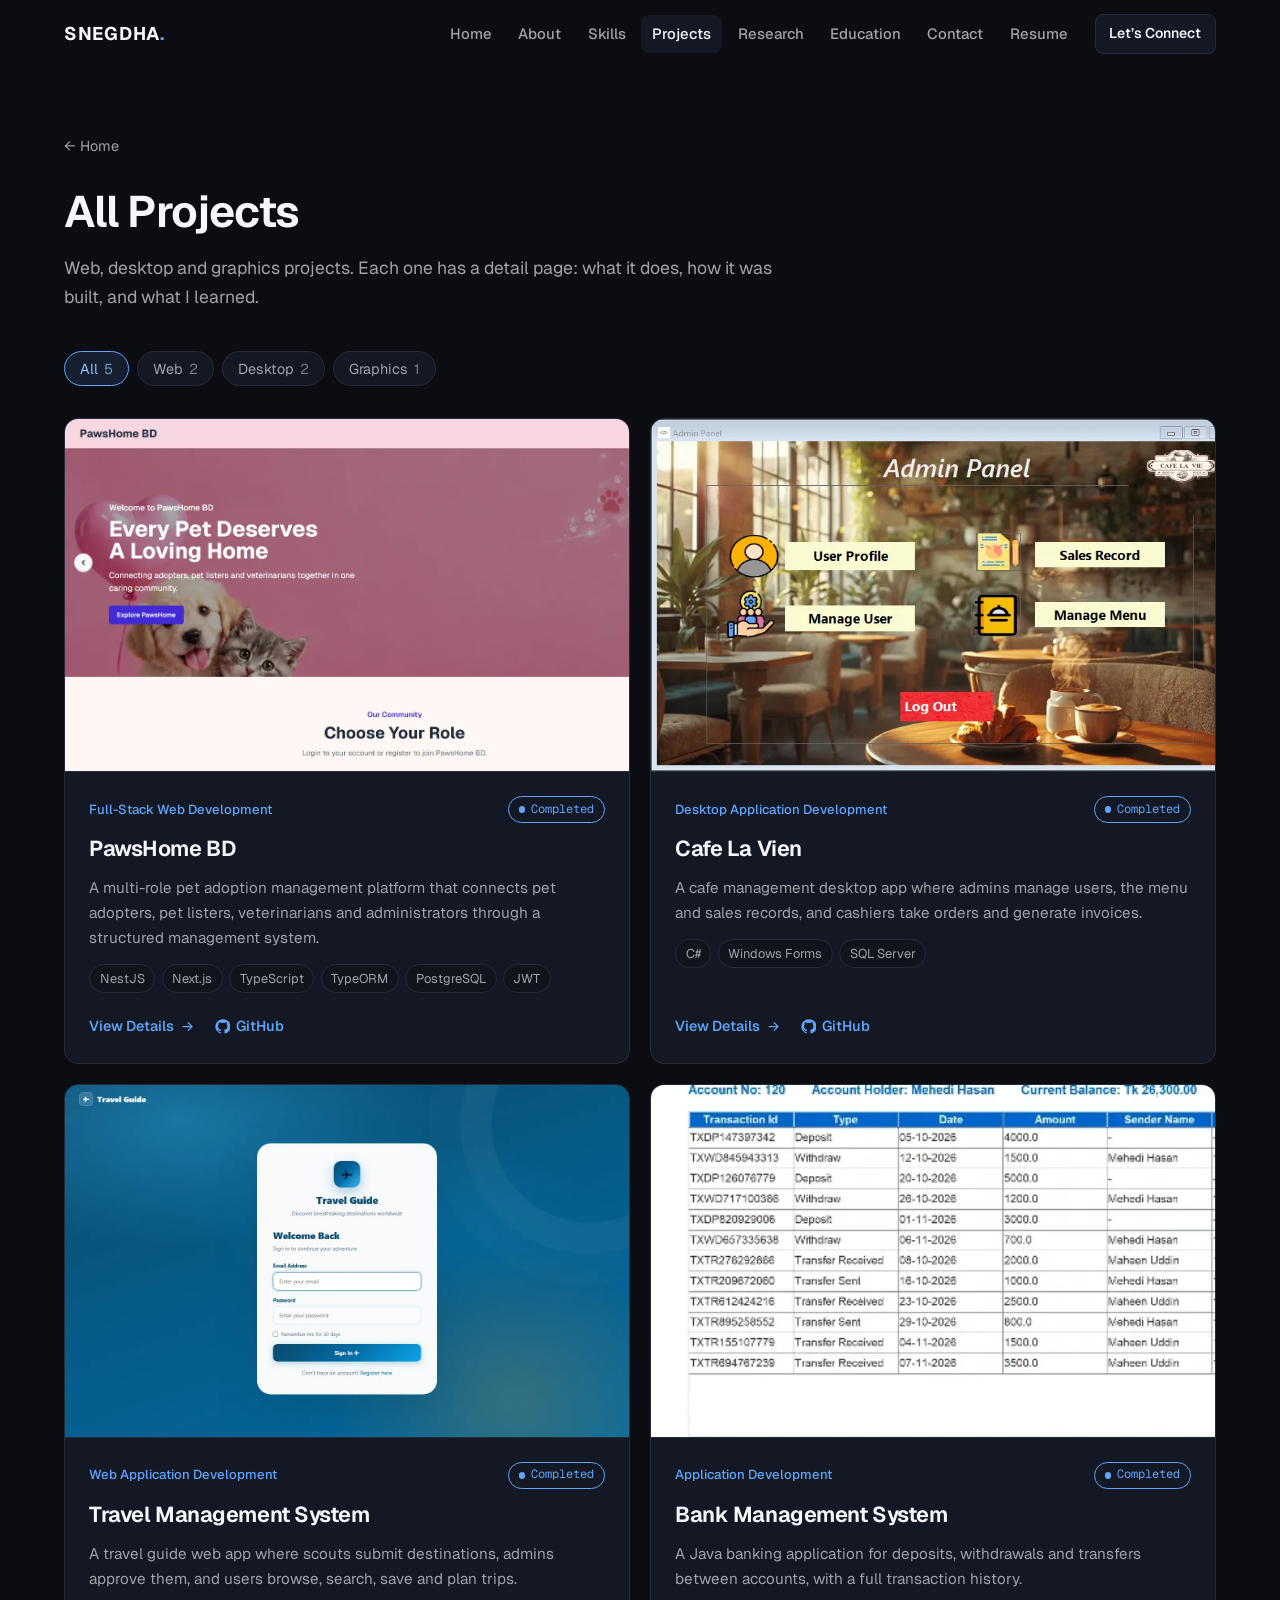
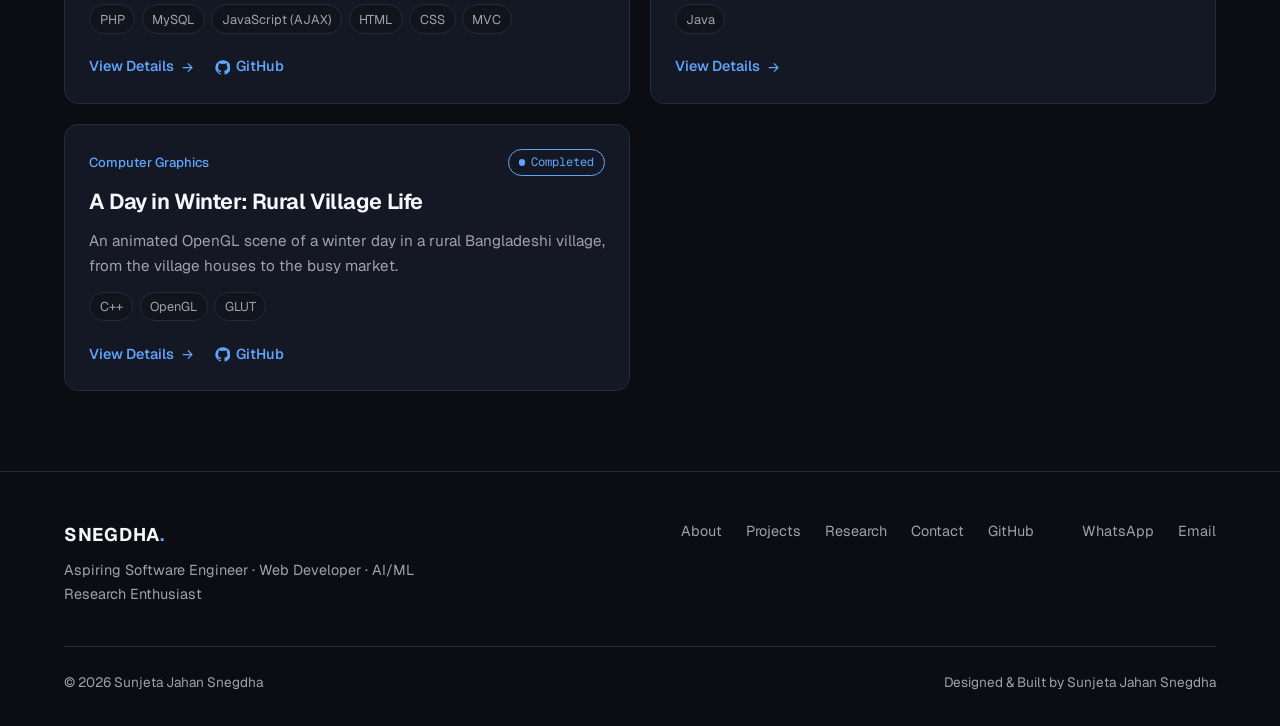
<file: projects.html>
<!DOCTYPE html>
<html lang="en">
<head>
  <meta charset="UTF-8">
  <meta name="viewport" content="width=device-width, initial-scale=1">
  <title>Projects | Sunjeta Jahan Snegdha</title>
  <meta name="description" content="Software projects by Sunjeta Jahan Snegdha: web, desktop and computer graphics, each with a case study.">

  <!-- Link previews (LinkedIn, Facebook, WhatsApp, X) -->
  <meta property="og:type" content="website">
  <meta property="og:title" content="Projects | Sunjeta Jahan Snegdha">
  <meta property="og:description" content="Software projects by Sunjeta Jahan Snegdha: web, desktop and computer graphics, each with a case study.">
  <meta property="og:image" content="assets/og-image.png">
  <meta name="twitter:card" content="summary_large_image">
  <meta name="theme-color" content="#0b0d12">

  <link rel="icon" href="data:image/svg+xml,%3Csvg xmlns='http://www.w3.org/2000/svg' viewBox='0 0 64 64'%3E%3Crect width='64' height='64' rx='14' fill='%230b0d12'/%3E%3Ctext x='14' y='46' font-family='Arial' font-weight='700' font-size='38' fill='%23f5f7fa'%3ET%3C/text%3E%3Ccircle cx='47' cy='43' r='5' fill='%2360a5fa'/%3E%3C/svg%3E">

  <!-- Fonts: Geist (text) and Geist Mono (small labels, terminal) -->
  <link rel="preconnect" href="https://fonts.googleapis.com">
  <link rel="preconnect" href="https://fonts.gstatic.com" crossorigin>
  <link href="https://fonts.googleapis.com/css2?family=Geist:wght@400..700&family=Geist+Mono:wght@400;500&display=swap" rel="stylesheet">

  <link rel="stylesheet" href="CSS/style.css">

  <!-- Tells the CSS that JavaScript is on (used by the scroll animations) -->
  <script>document.documentElement.classList.add("js");</script>
</head>
<body data-page="projects">
  <a class="skip-link" href="#main">Skip to content</a>

  <!-- ===== HEADER (same on every page) ===== -->
  <header class="site-header">
    <nav class="nav wrap" aria-label="Main">
      <a class="wordmark" href="index.html" aria-label="Sunjeta Jahan Snegdha, home">SNEGDHA<span>.</span></a>

      <div class="nav-right">
        <ul class="nav-links" id="nav-links">
          <li><a href="index.html#home">Home</a></li>
          <li><a href="index.html#about">About</a></li>
          <li><a href="index.html#skills">Skills</a></li>
          <li><a href="projects.html" class="active">Projects</a></li>
          <li><a href="index.html#research">Research</a></li>
          <li><a href="index.html#education">Education</a></li>
          <li><a href="index.html#contact">Contact</a></li>
          <li><a class="cv-link nav-cv">Resume</a></li>
        </ul>
        <a class="btn btn-small btn-connect" href="index.html#contact">Let’s Connect</a>
        <button class="menu-btn" id="menu-btn" type="button" aria-label="Menu" aria-expanded="false" aria-controls="nav-links">
          <svg viewBox="0 0 24 24" fill="none" stroke="currentColor" stroke-width="2" stroke-linecap="round" aria-hidden="true"><path d="M4 7h16M4 12h16M4 17h16"/></svg>
        </button>
      </div>
    </nav>
  </header>

  <main id="main">
    <section class="page-head wrap">
      <a class="back-link" href="index.html">← Home</a>
      <h1>All Projects</h1>
      <p>Web, desktop and graphics projects. Each one has a detail page: what it does, how it was built, and what I learned.</p>
    </section>

    <section class="wrap page-bottom">
      <div class="filters" id="filters" role="group" aria-label="Filter projects"></div>
      <div class="project-grid" id="all-projects"></div>
    </section>
  </main>

  <!-- ===== FOOTER (same on every page) ===== -->
  <footer class="site-footer">
    <div class="wrap">
      <div class="footer-top">
        <div>
          <a class="wordmark" href="index.html">SNEGDHA<span>.</span></a>
          <p class="footer-tagline">Aspiring Software Engineer · Web Developer · AI/ML Research Enthusiast</p>
        </div>
        <ul class="footer-links">
          <li><a href="index.html#about">About</a></li>
          <li><a href="projects.html">Projects</a></li>
          <li><a href="index.html#research">Research</a></li>
          <li><a href="index.html#contact">Contact</a></li>
          <li><a class="github-link" target="_blank" rel="noopener">GitHub</a></li>
          <li><a class="linkedin-link" target="_blank" rel="noopener">LinkedIn</a></li>
          <li><a class="whatsapp-link" target="_blank" rel="noopener">WhatsApp</a></li>
          <li><a class="email-link">Email</a></li>
        </ul>
      </div>
      <div class="footer-bottom">
        <span>© <span id="year">2026</span> Sunjeta Jahan Snegdha</span>
        <span>Designed &amp; Built by Sunjeta Jahan Snegdha</span>
      </div>
    </div>
  </footer>

  <script src="JS/data.js"></script>
  <script src="JS/main.js"></script>
</body>
</html>
</file>
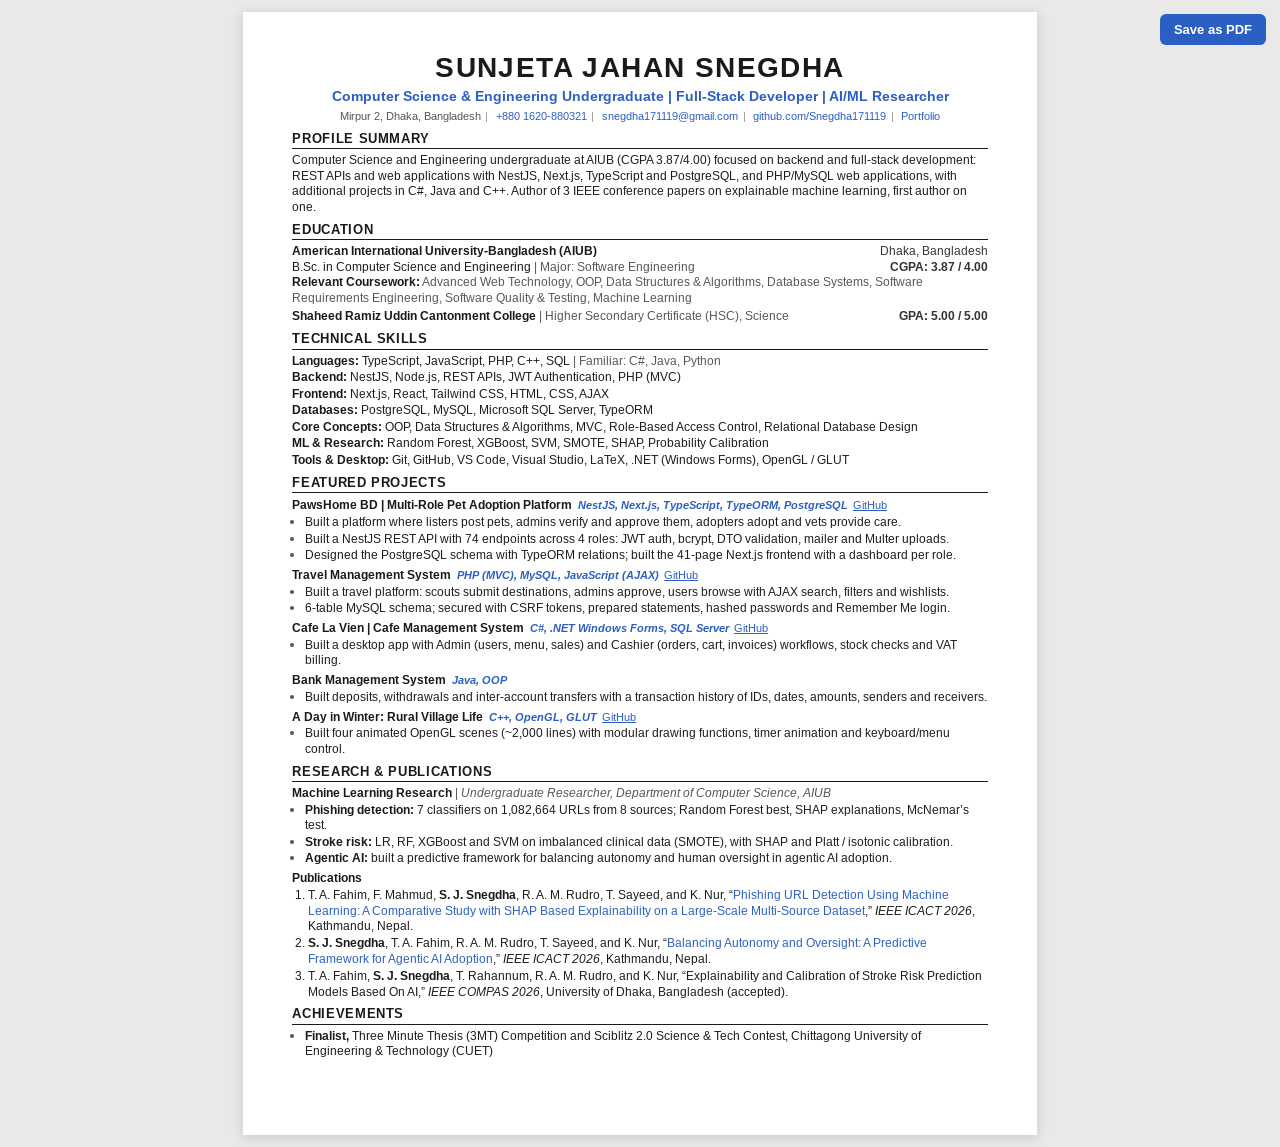
<file: assets/cv/Sunjeta_Jahan_Snegdha_CV.html>
<!DOCTYPE html>
<html lang="en">
<head>
<meta charset="UTF-8">
<meta name="viewport" content="width=device-width, initial-scale=1">
<title>Sunjeta Jahan Snegdha - CV</title>
<link rel="preconnect" href="https://fonts.googleapis.com">
<link rel="preconnect" href="https://fonts.gstatic.com" crossorigin>
<link href="https://fonts.googleapis.com/css2?family=Arimo:ital,wght@0,400;0,700;1,400;1,700&display=swap" rel="stylesheet">
<style>
  /* ---------- Page ---------- */
  * { box-sizing: border-box; }
  @page { size: A4; margin: 0; }
  html { background: #e9e9e9; }
  body { margin: 0; color: #1a1a1a; font-family: Arimo, Arial, Helvetica, sans-serif; font-size: 9pt; line-height: 1.3; }
  .page { width: 210mm; min-height: 297mm; margin: 12px auto; padding: 10mm 13mm 8mm; background: #fff;
          box-shadow: 0 2px 12px rgba(0, 0, 0, .15); }
  a { color: inherit; text-decoration: none; }
  h1, h2, h3, p, ul, ol { margin: 0; }

  /* ---------- Header ---------- */
  header { text-align: center; }
  h1 { font-size: 21pt; font-weight: 700; letter-spacing: .05em; text-transform: uppercase; }
  .role { margin-top: 2px; color: #2b5fc4; font-size: 10.2pt; font-weight: 700; }
  .contact { margin-top: 3px; color: #555; font-size: 8.6pt; }
  .contact .sep { margin: 0 .4em; color: #999; }
  .contact a { color: #2b5fc4; }

  /* ---------- Sections ---------- */
  section { margin-top: 6px; }
  h2 { margin-bottom: 3px; padding-bottom: 1.5px; border-bottom: 1.2px solid #1a1a1a;
       font-size: 9.8pt; font-weight: 700; letter-spacing: .05em; text-transform: uppercase; }
  .row { display: flex; justify-content: space-between; gap: 12px; }
  .row .right { white-space: nowrap; color: #333; }
  .muted { color: #555; }
  .entry + .entry { margin-top: 3px; }
  ul.points { padding-left: 1.05em; }
  ul.points li { margin-top: 1px; }
  ul.points li::marker { color: #555; }

  /* Skills: label + list, one category per line */
  .skills p { margin-top: 1px; }

  /* Projects: title + blue stack on one line */
  .project { margin-top: 4px; }
  .project-head { display: flex; flex-wrap: wrap; align-items: baseline; gap: 0 .45em; }
  .project-head b { font-weight: 700; }
  .stack { color: #2b5fc4; font-style: italic; font-weight: 700; font-size: 8.6pt; }
  .repo { color: #2b5fc4; font-size: 8.4pt; text-decoration: underline; }

  /* Publications: numbered, IEEE style */
  ol.pubs { padding-left: 1.3em; }
  ol.pubs li { margin-top: 1.5px; }
  .pubs a { color: #2b5fc4; }
  .sub-label { margin-top: 4px; font-weight: 700; }

  /* ---------- Screen-only button ---------- */
  .print-btn { position: fixed; top: 14px; right: 14px; padding: 8px 14px; border: 0; border-radius: 6px;
               background: #2b5fc4; color: #fff; font: 700 13px Arial, sans-serif; cursor: pointer; }
  @media print {
    html { background: #fff; }
    .page { margin: 0; box-shadow: none; }
    .print-btn { display: none; }
  }
</style>
</head>
<body>
<!-- Save as PDF: click the button (or Ctrl + P) → Save as PDF → Paper A4 → Margins None → Background graphics ON -->
<button class="print-btn" onclick="window.print()">Save as PDF</button>

<main class="page">

  <header>
    <h1>Sunjeta Jahan Snegdha</h1>
    <p class="role">Computer Science &amp; Engineering Undergraduate | Full-Stack Developer | AI/ML Researcher</p>
    <p class="contact">
      <span>Mirpur 2, Dhaka, Bangladesh</span><span class="sep">|</span>
      <a href="tel:+8801620880321">+880 1620-880321</a><span class="sep">|</span>
      <a href="mailto:snegdha171119@gmail.com">snegdha171119@gmail.com</a><span class="sep">|</span>
      <a href="https://github.com/Snegdha171119">github.com/Snegdha171119</a><span class="sep">|</span>
      <a href="https://snegdha171119.github.io/Portfolio/">Portfolio</a>
      <!-- TODO: <span class="sep">|</span><a href="https://www.linkedin.com/in/her-handle">LinkedIn</a> -->
    </p>
  </header>

  <!-- PROFILE SUMMARY (structure: Ishrar) -->
  <section>
    <h2>Profile Summary</h2>
    <p>Computer Science and Engineering undergraduate at AIUB (CGPA 3.87/4.00) focused on backend and full-stack
      development: REST APIs and web applications with NestJS, Next.js, TypeScript and PostgreSQL, and PHP/MySQL web
      applications, with additional projects in C#, Java and C++. Author of 3 IEEE conference papers on explainable
      machine learning, first author on one.</p>
  </section>

  <!-- EDUCATION (layout: Ishrar, detail line: Junayed) -->
  <section>
    <h2>Education</h2>
    <div class="entry">
      <div class="row"><b>American International University-Bangladesh (AIUB)</b><span class="right">Dhaka, Bangladesh</span></div>
      <div class="row"><span>B.Sc. in Computer Science and Engineering <span class="muted">| Major: Software Engineering</span></span><b class="right">CGPA: 3.87 / 4.00</b></div>
      <p class="muted"><b style="color:#1a1a1a">Relevant Coursework:</b> Advanced Web Technology, OOP, Data Structures &amp; Algorithms,
        Database Systems, Software Requirements Engineering, Software Quality &amp; Testing, Machine Learning</p>
    </div>
    <div class="entry">
      <div class="row"><span><b>Shaheed Ramiz Uddin Cantonment College</b> <span class="muted">| Higher Secondary Certificate (HSC), Science</span></span><b class="right">GPA: 5.00 / 5.00</b></div>
    </div>
  </section>

  <!-- TECHNICAL SKILLS (focused categories: Junayed) -->
  <section class="skills">
    <h2>Technical Skills</h2>
    <p><b>Languages:</b> TypeScript, JavaScript, PHP, C++, SQL <span class="muted">| Familiar: C#, Java, Python</span></p>
    <p><b>Backend:</b> NestJS, Node.js, REST APIs, JWT Authentication, PHP (MVC)</p>
    <p><b>Frontend:</b> Next.js, React, Tailwind CSS, HTML, CSS, AJAX</p>
    <p><b>Databases:</b> PostgreSQL, MySQL, Microsoft SQL Server, TypeORM</p>
    <p><b>Core Concepts:</b> OOP, Data Structures &amp; Algorithms, MVC, Role-Based Access Control, Relational Database Design</p>
    <p><b>ML &amp; Research:</b> Random Forest, XGBoost, SVM, SMOTE, SHAP, Probability Calibration</p>
    <p><b>Tools &amp; Desktop:</b> Git, GitHub, VS Code, Visual Studio, LaTeX, .NET (Windows Forms), OpenGL / GLUT</p>
  </section>

  <!-- FEATURED PROJECTS (presentation: Ishrar, implementation detail: Junayed) -->
  <section>
    <h2>Featured Projects</h2>

    <div class="project">
      <div class="project-head"><b>PawsHome BD | Multi-Role Pet Adoption Platform</b>
        <span class="stack">NestJS, Next.js, TypeScript, TypeORM, PostgreSQL</span>
        <a class="repo" href="https://github.com/Snegdha171119/PawsHomeBD">GitHub</a></div>
      <ul class="points">
        <li>Built a platform where listers post pets, admins verify and approve them, adopters adopt and vets provide care.</li>
        <li>Built a NestJS REST API with 74 endpoints across 4 roles: JWT auth, bcrypt, DTO validation, mailer and Multer uploads.</li>
        <li>Designed the PostgreSQL schema with TypeORM relations; built the 41-page Next.js frontend with a dashboard per role.</li>
      </ul>
    </div>

    <div class="project">
      <div class="project-head"><b>Travel Management System</b>
        <span class="stack">PHP (MVC), MySQL, JavaScript (AJAX)</span>
        <a class="repo" href="https://github.com/Snegdha171119/TravelManagement">GitHub</a></div>
      <ul class="points">
        <li>Built a travel platform: scouts submit destinations, admins approve, users browse with AJAX search, filters and wishlists.</li>
        <li>6-table MySQL schema; secured with CSRF tokens, prepared statements, hashed passwords and Remember Me login.</li>
      </ul>
    </div>

    <div class="project">
      <div class="project-head"><b>Cafe La Vien | Cafe Management System</b>
        <span class="stack">C#, .NET Windows Forms, SQL Server</span>
        <a class="repo" href="https://github.com/Snegdha171119/CafeLAVien">GitHub</a></div>
      <ul class="points">
        <li>Built a desktop app with Admin (users, menu, sales) and Cashier (orders, cart, invoices) workflows, stock checks and VAT billing.</li>
      </ul>
    </div>

    <div class="project">
      <div class="project-head"><b>Bank Management System</b>
        <span class="stack">Java, OOP</span></div>
      <ul class="points">
        <li>Built deposits, withdrawals and inter-account transfers with a transaction history of IDs, dates, amounts, senders and receivers.</li>
      </ul>
    </div>

    <div class="project">
      <div class="project-head"><b>A Day in Winter: Rural Village Life</b>
        <span class="stack">C++, OpenGL, GLUT</span>
        <a class="repo" href="https://github.com/Snegdha171119/GraphicsProject">GitHub</a></div>
      <ul class="points">
        <li>Built four animated OpenGL scenes (~2,000 lines) with modular drawing functions, timer animation and keyboard/menu control.</li>
      </ul>
    </div>
  </section>

  <!-- RESEARCH & PUBLICATIONS (format: Faysal) -->
  <section>
    <h2>Research &amp; Publications</h2>
    <div class="row"><span><b>Machine Learning Research</b> <span class="muted">| <i>Undergraduate Researcher, Department of Computer Science, AIUB</i></span></span></div>
    <ul class="points">
      <li><b>Phishing detection:</b> 7 classifiers on 1,082,664 URLs from 8 sources; Random Forest best, SHAP explanations, McNemar’s test.</li>
      <li><b>Stroke risk:</b> LR, RF, XGBoost and SVM on imbalanced clinical data (SMOTE), with SHAP and Platt / isotonic calibration.</li>
      <li><b>Agentic AI:</b> built a predictive framework for balancing autonomy and human oversight in agentic AI adoption.</li>
    </ul>
    <p class="sub-label">Publications</p>
    <ol class="pubs">
      <li>T. A. Fahim, F. Mahmud, <b>S. J. Snegdha</b>, R. A. M. Rudro, T. Sayeed, and K. Nur,
        “<a href="https://ieeexplore.ieee.org/document/11748531">Phishing URL Detection Using Machine Learning: A Comparative Study with SHAP Based Explainability on a Large-Scale Multi-Source Dataset</a>,”
        <i>IEEE ICACT 2026</i>, Kathmandu, Nepal.</li>
      <li><b>S. J. Snegdha</b>, T. A. Fahim, R. A. M. Rudro, T. Sayeed, and K. Nur,
        “<a href="https://ieeexplore.ieee.org/document/11748705">Balancing Autonomy and Oversight: A Predictive Framework for Agentic AI Adoption</a>,”
        <i>IEEE ICACT 2026</i>, Kathmandu, Nepal.</li>
      <li>T. A. Fahim, <b>S. J. Snegdha</b>, T. Rahannum, R. A. M. Rudro, and K. Nur,
        “Explainability and Calibration of Stroke Risk Prediction Models Based On AI,”
        <i>IEEE COMPAS 2026</i>, University of Dhaka, Bangladesh (accepted).</li>
    </ol>
  </section>

  <!-- ACHIEVEMENTS (format: Faysal) -->
  <section>
    <h2>Achievements</h2>
    <ul class="points">
      <li><b>Finalist,</b> Three Minute Thesis (3MT) Competition and Sciblitz 2.0 Science &amp; Tech Contest, Chittagong University of Engineering &amp; Technology (CUET)</li>
    </ul>
  </section>

</main>
</body>
</html>
</file>
<file: CSS/style.css>
/* =========================================================
   style.css
   Order: 1 Colors  2 Base  3 Header  4 Buttons + tags
          5 Hero  6 Terminal box (404)  7 Sections  8 About  9 Skills
          10 Projects  11 Research  12 Education  13 Contact
          14 Footer  15 Inner pages  16 Animations  17 Tablet + phone
   Rule: change colors only in section 1.
   ========================================================= */


/* 1. COLORS AND SIZES ------------------------------------ */

:root {
  --bg: #0b0d12;
  --bg-2: #10141c;
  --card: #141824;
  --text: #f5f7fa;
  --muted: #a1a1aa;
  --line: #262b38;
  --line-hover: #3a4256;
  --accent: #60a5fa;
  --accent-hover: #93c5fd;
  --accent-soft: rgba(96, 165, 250, 0.12);
  --green: #4ade80;
  --amber: #fbbf24;
  --red: #f87171;
  --header-bg: rgba(11, 13, 18, 0.96);

  --term-bg: #0d1017;
  --term-text: #dfe3ea;
  --term-dim: #7c8494;

  --font: "Geist", "Inter", "Segoe UI", sans-serif;
  --mono: "Geist Mono", Consolas, monospace;

  --page-width: 75rem;   /* 1200px */
  --side-space: 1.5rem;
  --radius: 14px;
  --radius-small: 8px;
  --shadow: 0 20px 40px -24px rgba(0, 0, 0, 0.7);

  color-scheme: dark;
}


/* 2. BASE ------------------------------------------------- */

* {
  box-sizing: border-box;
}

html {
  scroll-behavior: smooth;
  scroll-padding-top: 5rem;   /* so the sticky header doesn't cover section titles */
}

body {
  margin: 0;
  background: var(--bg);
  color: var(--text);
  font-family: var(--font);
  font-size: 16px;
  line-height: 1.65;
  min-height: 100vh;
  display: flex;
  flex-direction: column;
  -webkit-font-smoothing: antialiased;
}

main {
  flex: 1;
}

img {
  display: block;
  max-width: 100%;
}

a {
  color: var(--accent);
  text-decoration: none;
}

a:hover {
  color: var(--accent-hover);
}

h1, h2, h3, h4, p {
  margin: 0;
}

h1, h2, h3, h4 {
  line-height: 1.15;
  letter-spacing: -0.02em;
  font-weight: 650;
}

/* Keyboard users see where they are */
:focus-visible {
  outline: 2px solid var(--accent);
  outline-offset: 3px;
  border-radius: 4px;
}

.wrap {
  max-width: var(--page-width);
  margin: 0 auto;
  padding: 0 var(--side-space);
}

/* Hidden on screen, still read by screen readers */
/* Elements hidden by JavaScript stay hidden even if a class sets display */
[hidden] {
  display: none !important;
}

.visually-hidden {
  position: absolute;
  width: 1px;
  height: 1px;
  overflow: hidden;
  clip: rect(0 0 0 0);
}

.skip-link {
  position: absolute;
  top: -4rem;
  left: 1rem;
  z-index: 100;
  padding: 0.6rem 1rem;
  border-radius: var(--radius-small);
  background: var(--accent);
  color: var(--bg);
}

.skip-link:focus {
  top: 1rem;
}


/* 3. HEADER ----------------------------------------------- */

.site-header {
  position: sticky;
  top: 0;
  z-index: 50;
  border-bottom: 1px solid transparent;
  transition: background 0.2s, border-color 0.2s;
}

/* Added by JS after the page scrolls a little */
.site-header.scrolled {
  background: var(--header-bg);
  border-bottom-color: var(--line);
  backdrop-filter: blur(12px);
  -webkit-backdrop-filter: blur(12px);
}

.nav {
  display: flex;
  align-items: center;
  justify-content: space-between;
  gap: 1.5rem;
  height: 4.25rem;
}

.wordmark {
  color: var(--text);
  font-size: 1.15rem;
  font-weight: 700;
  letter-spacing: 0.04em;
}

.wordmark span {
  color: var(--accent);
}

.wordmark:hover {
  color: var(--text);
}

.nav-right {
  display: flex;
  align-items: center;
  gap: 1rem;
}

.nav-links {
  display: flex;
  gap: 0.25rem;
  margin: 0;
  padding: 0;
  list-style: none;
}

.nav-links a {
  display: block;
  padding: 0.4rem 0.7rem;
  border-radius: var(--radius-small);
  color: var(--muted);
  font-size: 0.93rem;
  font-weight: 500;
}

.nav-links a:hover {
  color: var(--text);
}

/* Current page or section */
.nav-links a.active {
  color: var(--text);
  background: var(--card);
}

/* "Let's Connect" button in the nav */
.btn-connect {
  border-color: var(--accent);
  color: var(--accent-hover);
}

.btn-connect:hover {
  background: var(--accent-soft);
  color: var(--accent-hover);
}

.menu-btn {
  display: none;
  place-items: center;
  width: 2.5rem;
  height: 2.5rem;
  border: 1px solid var(--line);
  border-radius: var(--radius-small);
  background: var(--card);
  color: var(--text);
  cursor: pointer;
}

.menu-btn svg {
  width: 1.2rem;
  height: 1.2rem;
}


/* 4. BUTTONS AND TAGS ------------------------------------- */

.btn {
  display: inline-flex;
  align-items: center;
  gap: 0.5rem;
  padding: 0.75rem 1.2rem;
  border: 1px solid var(--line);
  border-radius: var(--radius-small);
  background: var(--card);
  color: var(--text);
  font-family: inherit;
  font-size: 0.95rem;
  font-weight: 550;
  cursor: pointer;
  transition: border-color 0.15s, background 0.15s, transform 0.15s;
}

.btn:hover {
  border-color: var(--muted);
  color: var(--text);
}

.btn:active {
  transform: translateY(1px);
}

.btn-primary {
  border-color: var(--accent);
  background: var(--accent);
  color: var(--bg);
}

.btn-primary:hover {
  border-color: var(--accent-hover);
  background: var(--accent-hover);
  color: var(--bg);
}

.btn-small {
  padding: 0.45rem 0.85rem;
  font-size: 0.88rem;
}

.btn svg {
  width: 1rem;
  height: 1rem;
}

.btn-row {
  display: flex;
  flex-wrap: wrap;
  gap: 0.75rem;
}

/* Small rounded labels: technologies, research areas */
.tags {
  display: flex;
  flex-wrap: wrap;
  gap: 0.4rem;
  margin: 0;
  padding: 0;
  list-style: none;
}

.tags li {
  padding: 0.2rem 0.6rem;
  border: 1px solid var(--line);
  border-radius: 999px;
  background: var(--bg-2);
  color: var(--muted);
  font-size: 0.8rem;
}

/* Status pill: Published / Accepted / In progress / Completed */
.status {
  display: inline-flex;
  align-items: center;
  gap: 0.4rem;
  padding: 0.15rem 0.6rem;
  border: 1px solid currentColor;
  border-radius: 999px;
  font-family: var(--mono);
  font-size: 0.75rem;
  white-space: nowrap;
}

.status::before {
  content: "";
  width: 0.4rem;
  height: 0.4rem;
  border-radius: 50%;
  background: currentColor;
}

.status-published,
.status-accepted    { color: var(--green); }
.status-in-progress { color: var(--amber); }
.status-completed   { color: var(--accent); }


/* 5. HERO ------------------------------------------------- */

.hero {
  padding-top: 5rem;
  padding-bottom: 3rem;
}

.hero-grid {
  display: grid;
  grid-template-columns: 1.15fr 1fr;
  gap: 4rem;
  align-items: center;
}

/* "Open to internships" pill with a green dot */
.status-badge {
  display: inline-flex;
  align-items: center;
  gap: 0.55rem;
  margin-bottom: 1.75rem;
  padding: 0.35rem 0.85rem;
  border: 1px solid var(--line);
  border-radius: 999px;
  background: var(--bg-2);
  color: var(--muted);
  font-size: 0.85rem;
}

.status-badge::before {
  content: "";
  width: 0.5rem;
  height: 0.5rem;
  border-radius: 50%;
  background: var(--green);
  box-shadow: 0 0 0 3px rgba(74, 222, 128, 0.18);
}

.hero-hello {
  margin-bottom: 0.75rem;
  color: var(--accent);
  font-family: var(--mono);
  font-size: 0.95rem;
}

.hero h1 {
  font-size: 3rem;
  font-weight: 700;
  letter-spacing: -0.035em;
}

.hero-title {
  margin-top: 0.9rem;
  color: var(--accent-hover);
  font-size: 1.2rem;
  font-weight: 550;
}

.hero-text {
  max-width: 54ch;
  margin-top: 1.5rem;
  color: var(--muted);
  font-size: 1.05rem;
}

.hero .tags {
  margin-top: 1.5rem;
}

.hero .tags li {
  border-color: rgba(96, 165, 250, 0.35);
  background: var(--accent-soft);
  color: var(--accent-hover);
  font-size: 0.85rem;
}

.hero .btn-row {
  margin-top: 2rem;
}

/* GitHub / LinkedIn / Email icon links */
.socials {
  display: flex;
  gap: 0.5rem;
  margin-top: 1.5rem;
}

.social-link {
  display: grid;
  place-items: center;
  width: 2.5rem;
  height: 2.5rem;
  border: 1px solid var(--line);
  border-radius: var(--radius-small);
  color: var(--muted);
}

.social-link:hover {
  border-color: var(--muted);
  color: var(--text);
}

.social-link svg {
  width: 1.1rem;
  height: 1.1rem;
}

/* Portrait: shown when SITE.photo is set */
.portrait {
  position: relative;
  max-width: 24rem;
  margin-left: auto;
}

/* Offset outline behind the photo */
.portrait::before {
  content: "";
  position: absolute;
  inset: 1rem 1rem -1rem -1rem;
  border: 1px solid var(--line);
  border-radius: var(--radius);
}

.portrait img {
  position: relative;
  width: 100%;
  aspect-ratio: 4 / 5;
  object-fit: cover;
  border: 1px solid var(--line);
  border-radius: var(--radius);
}

/* Shown until a photo is added: initials in the same frame */
.portrait-empty {
  position: relative;
  display: grid;
  place-items: center;
  aspect-ratio: 4 / 5;
  border: 1px solid var(--line);
  border-radius: var(--radius);
  background: var(--card);
  color: var(--line-hover);
  font-size: 5.5rem;
  font-weight: 700;
  letter-spacing: 0.05em;
}

/* 6. TERMINAL BOX (404 page) ----------------------------- */

.terminal {
  overflow: hidden;
  border: 1px solid var(--line);
  border-radius: var(--radius);
  background: var(--term-bg);
  color: var(--term-text);
  font-family: var(--mono);
  font-size: 0.85rem;
  line-height: 1.75;
}

.term-top {
  display: flex;
  align-items: center;
  gap: 0.75rem;
  padding: 0.7rem 1rem;
  border-bottom: 1px solid var(--line);
  color: var(--term-dim);
  font-size: 0.78rem;
}

.term-dots {
  display: flex;
  gap: 0.4rem;
}

.term-dots i {
  display: block;
  width: 0.65rem;
  height: 0.65rem;
  border-radius: 50%;
  background: #2a3040;
}

.term-screen {
  padding: 1rem 1.15rem;
}

/* Text colors inside the terminal */
.green  { color: var(--green); }
.red    { color: var(--red); }
.dim    { color: var(--term-dim); }

.indent-1 { padding-left: 1.2em; }
.indent-2 { padding-left: 2.4em; }


/* 7. SECTIONS --------------------------------------------- */

.section {
  padding: 6rem 0;
}

/* Every other section gets a slightly lighter background */
.section-alt {
  border-top: 1px solid var(--line);
  border-bottom: 1px solid var(--line);
  background: var(--bg-2);
}

.section-label {
  margin-bottom: 0.6rem;
  color: var(--accent);
  font-family: var(--mono);
  font-size: 0.85rem;
}

.section-title {
  font-size: 2.4rem;
}

.section-head {
  display: flex;
  flex-wrap: wrap;
  align-items: flex-end;
  justify-content: space-between;
  gap: 1rem 2rem;
  margin-bottom: 3rem;
}

.section-head > p {
  max-width: 44ch;
  color: var(--muted);
}


/* 8. ABOUT ------------------------------------------------ */

.about-grid {
  display: grid;
  grid-template-columns: 1.4fr 1fr;
  gap: 4rem;
  align-items: start;
}

.about-text p {
  max-width: 64ch;
  margin-bottom: 1.1rem;
  color: var(--muted);
  font-size: 1.05rem;
}

.about-text strong {
  color: var(--text);
  font-weight: 600;
}

/* Card of short facts next to the About text */
.info-card {
  padding: 1.5rem;
  border: 1px solid var(--line);
  border-radius: var(--radius);
  background: var(--card);
}

.info-card h3 {
  margin-bottom: 0.5rem;
  font-size: 1rem;
}

.info-card dl {
  margin: 0;
}

.info-card div {
  padding: 0.75rem 0;
  border-top: 1px solid var(--line);
}

.info-card dt {
  color: var(--muted);
  font-size: 0.8rem;
}

.info-card dd {
  margin: 0.15rem 0 0;
}


/* 9. SKILLS ----------------------------------------------- */

/* Primary stack: 3 cards (Frontend, Backend, Database) */
.skill-groups {
  display: grid;
  grid-template-columns: repeat(3, 1fr);
  gap: 1rem;
}

.skill-group {
  padding: 1.5rem;
  border: 1px solid var(--line);
  border-radius: var(--radius);
  background: var(--card);
}

.skill-group h3 {
  margin-bottom: 1.25rem;
  color: var(--muted);
  font-size: 0.9rem;
  font-weight: 500;
}

.skill-list {
  display: grid;
  gap: 0.6rem;
  margin: 0;
  padding: 0;
  list-style: none;
}

.skill-item {
  display: flex;
  align-items: center;
  gap: 0.85rem;
  padding: 0.6rem 0.75rem;
  border: 1px solid var(--line);
  border-radius: var(--radius-small);
  background: var(--bg-2);
  font-weight: 550;
}

/* Logos are black SVGs: invert makes them white */
.skill-icon {
  width: 1.25rem;
  height: 1.25rem;
  filter: invert(1);
  opacity: 0.9;
}

/* Empty box so items without a logo still line up */
.skill-icon-empty {
  width: 1.25rem;
  height: 1.25rem;
  border: 1.5px solid var(--muted);
  border-radius: 4px;
}

/* Languages / other technologies / concepts */
.skill-extra {
  display: grid;
  grid-template-columns: repeat(3, 1fr);
  gap: 2rem;
  margin-top: 2.5rem;
}

.skill-extra h3 {
  margin-bottom: 0.9rem;
  font-size: 0.95rem;
  font-weight: 600;
}

.skill-extra .tags li {
  font-size: 0.85rem;
}


/* 10. PROJECTS -------------------------------------------- */

.project-grid {
  display: grid;
  grid-template-columns: repeat(2, 1fr);
  gap: 1.25rem;
}

.project-card {
  display: flex;
  flex-direction: column;
  overflow: hidden;
  border: 1px solid var(--line);
  border-radius: var(--radius);
  background: var(--card);
  transition: border-color 0.2s, transform 0.2s;
}

.project-card:hover {
  border-color: var(--line-hover);
  transform: translateY(-2px);
}

/* First project: full width, image on the left */
.project-card.wide {
  grid-column: 1 / -1;
  display: grid;
  grid-template-columns: 1.15fr 1fr;
}

.project-img {
  display: block;
  overflow: hidden;
  border-bottom: 1px solid var(--line);
  background: var(--bg-2);
}

.project-card.wide .project-img {
  border-bottom: 0;
  border-right: 1px solid var(--line);
}

.project-img img {
  width: 100%;
  height: 100%;
  aspect-ratio: 16 / 10;
  object-fit: cover;
  object-position: left top;
  transition: transform 0.4s;
}

.project-card:hover .project-img img {
  transform: scale(1.02);
}

.project-body {
  display: flex;
  flex-direction: column;
  gap: 0.85rem;
  padding: 1.5rem;
  flex: 1;
}

.project-card.wide .project-body {
  justify-content: center;
  padding: 2.25rem;
}

.project-top {
  display: flex;
  align-items: center;
  justify-content: space-between;
  gap: 1rem;
}

.project-category {
  color: var(--accent);
  font-size: 0.82rem;
  font-weight: 500;
}

.project-card h3 {
  font-size: 1.35rem;
}

.project-card.wide h3 {
  font-size: 1.75rem;
}

.project-card h3 a {
  color: var(--text);
}

.project-card h3 a:hover {
  color: var(--accent);
}

.project-desc {
  color: var(--muted);
  font-size: 0.95rem;
}

/* View details / GitHub / Live demo */
.card-links {
  display: flex;
  flex-wrap: wrap;
  gap: 1.25rem;
  margin-top: auto;
  padding-top: 0.5rem;
  font-size: 0.9rem;
  font-weight: 550;
}

.card-links a {
  display: inline-flex;
  align-items: center;
  gap: 0.35rem;
}

.card-links svg {
  width: 0.95rem;
  height: 0.95rem;
}

/* Projects 4 and 5: smaller cards, small image on the left */
.project-card.compact {
  flex-direction: row;
}

.project-card.compact .project-img {
  flex: 0 0 38%;
  border-bottom: 0;
  border-right: 1px solid var(--line);
}

.project-card.compact .project-body {
  padding: 1.25rem;
}

.project-card.compact h3 {
  font-size: 1.15rem;
}

.view-all {
  margin-top: 2.5rem;
  text-align: center;
}

/* Filter buttons on projects.html */
.filters {
  display: flex;
  flex-wrap: wrap;
  gap: 0.5rem;
  margin-bottom: 2rem;
}

.filter-btn {
  padding: 0.45rem 0.95rem;
  border: 1px solid var(--line);
  border-radius: 999px;
  background: var(--card);
  color: var(--muted);
  font-family: inherit;
  font-size: 0.9rem;
  cursor: pointer;
}

.filter-btn:hover {
  color: var(--text);
}

.filter-btn.selected {
  border-color: var(--accent);
  background: var(--accent-soft);
  color: var(--accent-hover);
}

.filter-count {
  margin-left: 0.35rem;
  opacity: 0.7;
}


/* 11. RESEARCH -------------------------------------------- */

/* Research focus: small cards with a title and one line */
.focus-grid {
  display: grid;
  grid-template-columns: repeat(3, 1fr);
  gap: 1rem;
  margin: 0;
  padding: 0;
  list-style: none;
}

.focus-card {
  padding: 1.25rem 1.4rem;
  border: 1px solid var(--line);
  border-left: 3px solid var(--accent);
  border-radius: var(--radius-small);
  background: var(--card);
}

.focus-card h4 {
  margin-bottom: 0.4rem;
  font-size: 1rem;
}

.focus-card p {
  color: var(--muted);
  font-size: 0.9rem;
}

.paper-grid {
  display: grid;
  grid-template-columns: repeat(3, 1fr);
  gap: 1.25rem;
}

.paper-card {
  display: flex;
  flex-direction: column;
  gap: 1rem;
  padding: 1.5rem;
  border: 1px solid var(--line);
  border-radius: var(--radius);
  background: var(--card);
  transition: border-color 0.2s;
}

.paper-card:hover {
  border-color: var(--line-hover);
}

.paper-top {
  display: flex;
  align-items: flex-start;
  justify-content: space-between;
  gap: 0.75rem;
}

.paper-venue {
  color: var(--muted);
  font-size: 0.85rem;
}

.paper-venue strong {
  display: block;
  color: var(--text);
  font-weight: 600;
}

.paper-card h3 {
  font-size: 1.05rem;
  line-height: 1.4;
}

.paper-card h3 a {
  color: var(--text);
}

.paper-card h3 a:hover {
  color: var(--accent);
}

.paper-authors {
  color: var(--muted);
  font-size: 0.85rem;
}


/* 12. EDUCATION AND ACHIEVEMENTS -------------------------- */

.edu-grid {
  display: grid;
  grid-template-columns: 1.5fr 1fr;
  gap: 3rem;
  align-items: start;
}

.sub-title {
  margin-bottom: 1.25rem;
  font-size: 1.2rem;
}

.edu-card {
  padding: 1.75rem;
  border: 1px solid var(--line);
  border-radius: var(--radius);
  background: var(--card);
}

/* University name + small "AIUB CSE" pill */
.edu-head {
  display: flex;
  flex-wrap: wrap;
  align-items: center;
  gap: 0.75rem;
}

.edu-head h3 {
  font-size: 1.25rem;
}

.edu-pill {
  padding: 0.15rem 0.65rem;
  border: 1px solid var(--line);
  border-radius: 999px;
  color: var(--accent-hover);
  font-size: 0.78rem;
}

.edu-degree {
  margin-top: 0.6rem;
  color: var(--accent-hover);
  font-weight: 550;
}

.edu-meta {
  display: flex;
  flex-wrap: wrap;
  align-items: center;
  gap: 0.6rem 1rem;
  margin-top: 1rem;
  font-size: 0.85rem;
}

.edu-program {
  padding: 0.2rem 0.7rem;
  border-radius: 999px;
  background: var(--bg-2);
  color: var(--muted);
}

.edu-status {
  color: var(--green);
  font-weight: 550;
}

.edu-text {
  margin-top: 1.1rem;
  color: var(--muted);
}

.edu-label {
  margin: 1.5rem 0 0.75rem;
  padding-top: 1.25rem;
  border-top: 1px solid var(--line);
  color: var(--muted);
  font-size: 0.82rem;
  font-weight: 600;
}

.achievement-list {
  display: grid;
  gap: 0.75rem;
  margin: 0;
  padding: 0;
  list-style: none;
}

.achievement-list li {
  padding: 1rem 1.25rem;
  border: 1px solid var(--line);
  border-radius: var(--radius-small);
  background: var(--card);
}

.achievement-list strong {
  display: block;
  font-weight: 600;
}

.achievement-list span {
  color: var(--muted);
  font-size: 0.9rem;
}


/* 13. CONTACT --------------------------------------------- */

.contact-grid {
  display: grid;
  grid-template-columns: 1fr 1.3fr;
  gap: 4rem;
  align-items: start;
}

.contact-intro {
  max-width: 42ch;
  margin-top: 1rem;
  color: var(--muted);
  font-size: 1.05rem;
}

.contact-list {
  display: grid;
  gap: 0.75rem;
  margin: 2rem 0 0;
  padding: 0;
  list-style: none;
}

.contact-list a {
  display: flex;
  align-items: center;
  gap: 0.9rem;
  padding: 0.9rem 1rem;
  border: 1px solid var(--line);
  border-radius: var(--radius-small);
  background: var(--card);
  color: var(--text);
  word-break: break-all;
}

/* Same look for items that are not links (location, university) */
.contact-item {
  display: flex;
  align-items: center;
  gap: 0.9rem;
  padding: 0.9rem 1rem;
  border: 1px solid var(--line);
  border-radius: var(--radius-small);
  background: var(--card);
}

/* Download CV under the contact list */
.contact-cv {
  margin-top: 1.25rem;
}

.contact-list a:hover {
  border-color: var(--muted);
}

.contact-list svg {
  flex-shrink: 0;
  width: 1.1rem;
  height: 1.1rem;
  color: var(--accent);
}

.contact-list small {
  display: block;
  color: var(--muted);
  font-size: 0.78rem;
}

.contact-form {
  position: relative;
  display: grid;
  grid-template-columns: 1fr 1fr;
  gap: 1rem;
  padding: 1.75rem;
  border: 1px solid var(--line);
  border-radius: var(--radius);
  background: var(--card);
}

.field {
  display: flex;
  flex-direction: column;
  gap: 0.4rem;
}

.field-full {
  grid-column: 1 / -1;
}

.field label {
  color: var(--muted);
  font-size: 0.85rem;
}

.field input,
.field textarea {
  padding: 0.75rem 0.9rem;
  border: 1px solid var(--line);
  border-radius: var(--radius-small);
  background: var(--bg-2);
  color: var(--text);
  font-family: inherit;
  font-size: 0.95rem;
}

.field textarea {
  min-height: 9rem;
  resize: vertical;
}

.field input:focus,
.field textarea:focus {
  outline: none;
  border-color: var(--accent);
}

/* Red border + message when a field is wrong */
.field.has-error input,
.field.has-error textarea {
  border-color: var(--red);
}

.field-error {
  min-height: 1.2em;
  color: var(--red);
  font-size: 0.8rem;
}

.form-bottom {
  grid-column: 1 / -1;
  display: flex;
  flex-wrap: wrap;
  align-items: center;
  gap: 1rem;
}

.form-note {
  color: var(--muted);
  font-size: 0.82rem;
}

.form-status {
  grid-column: 1 / -1;
  font-size: 0.9rem;
}

.form-status.success { color: var(--green); }
.form-status.error   { color: var(--red); }

/* Hidden trap field: people never fill it, spam bots often do */
.trap {
  position: absolute;
  left: -9999px;
}


/* 14. FOOTER ---------------------------------------------- */

.site-footer {
  padding: 3rem 0 2rem;
  border-top: 1px solid var(--line);
  color: var(--muted);
  font-size: 0.9rem;
}

.footer-top {
  display: flex;
  flex-wrap: wrap;
  justify-content: space-between;
  gap: 2rem;
}

.footer-tagline {
  max-width: 36ch;
  margin-top: 0.5rem;
}

.footer-links {
  display: flex;
  flex-wrap: wrap;
  gap: 0.5rem 1.5rem;
  margin: 0;
  padding: 0;
  list-style: none;
}

.footer-links a {
  color: var(--muted);
}

.footer-links a:hover {
  color: var(--text);
}

.footer-bottom {
  display: flex;
  flex-wrap: wrap;
  justify-content: space-between;
  gap: 1rem;
  margin-top: 2.5rem;
  padding-top: 1.5rem;
  border-top: 1px solid var(--line);
  font-size: 0.85rem;
}


/* 15. INNER PAGES (projects, project, paper, 404) --------- */

.page-head {
  padding-top: 4rem;
  padding-bottom: 2.5rem;
}

.page-head h1 {
  max-width: 28ch;
  font-size: 2.75rem;
}

.page-head > p {
  max-width: 60ch;
  margin-top: 1rem;
  color: var(--muted);
  font-size: 1.1rem;
}

.back-link {
  display: inline-block;
  margin-bottom: 1.75rem;
  color: var(--muted);
  font-size: 0.9rem;
}

.back-link:hover {
  color: var(--text);
}

.page-bottom {
  padding-bottom: 5rem;
}

.detail-label {
  display: flex;
  flex-wrap: wrap;
  align-items: center;
  gap: 0.75rem;
  margin-bottom: 1rem;
}

.detail-image {
  margin-bottom: 3rem;
  overflow: hidden;
  border: 1px solid var(--line);
  border-radius: var(--radius);
  background: var(--bg-2);
}

.detail-image img {
  width: 100%;
}

/* Main text | facts sidebar */
.detail-grid {
  display: grid;
  grid-template-columns: 1fr 19rem;
  gap: 4rem;
  align-items: start;
  padding-bottom: 4rem;
}

.detail-main section {
  margin-bottom: 2.75rem;
}

.detail-main h2 {
  margin-bottom: 0.9rem;
  font-size: 1.35rem;
}

.detail-main p {
  max-width: 68ch;
  color: var(--muted);
  font-size: 1.02rem;
}

.facts-card {
  position: sticky;
  top: 6rem;
  padding: 1.5rem;
  border: 1px solid var(--line);
  border-radius: var(--radius);
  background: var(--card);
}

.facts-card dl {
  margin: 0;
}

.facts-card div {
  padding: 0.75rem 0;
  border-top: 1px solid var(--line);
}

.facts-card div:first-child {
  padding-top: 0;
  border-top: 0;
}

.facts-card dt {
  color: var(--muted);
  font-size: 0.8rem;
}

.facts-card dd {
  margin: 0.2rem 0 0;
}

.facts-card .btn-row {
  margin-top: 1.25rem;
}

.facts-card .btn {
  flex: 1;
  justify-content: center;
}

/* Lists with a ✓ (done) or ○ (to do) in front */
.checklist {
  margin: 0;
  padding: 0;
  list-style: none;
}

.checklist li {
  position: relative;
  margin-bottom: 0.7rem;
  padding-left: 1.9rem;
  color: var(--muted);
}

.checklist li::before {
  content: "✓";
  position: absolute;
  left: 0;
  top: 0.2rem;
  width: 1.2rem;
  height: 1.2rem;
  border-radius: 50%;
  background: var(--accent-soft);
  color: var(--accent);
  font-size: 0.7rem;
  font-weight: 700;
  line-height: 1.2rem;
  text-align: center;
}

.checklist.todo li::before {
  content: "";
  border: 1.5px solid var(--amber);
  background: transparent;
}

.related {
  padding: 3rem 0 5rem;
  border-top: 1px solid var(--line);
}

.related .sub-title {
  margin-bottom: 1.5rem;
}

/* 404 page */
.notfound {
  padding-top: 7rem;
  padding-bottom: 7rem;
}

.notfound h1 {
  font-size: 2.75rem;
}

.notfound .terminal {
  max-width: 38rem;
  margin: 2rem 0;
}

.notfound .term-screen {
  height: auto;
}


/* 16. ANIMATIONS ------------------------------------------ */

/* Hero: each part fades up, one after another */
@keyframes fade-up {
  from { opacity: 0; transform: translateY(14px); }
  to   { opacity: 1; transform: none; }
}

.hero-anim > * {
  animation: fade-up 0.6s ease-out both;
}

.hero-anim > *:nth-child(2) { animation-delay: 0.06s; }
.hero-anim > *:nth-child(3) { animation-delay: 0.12s; }
.hero-anim > *:nth-child(4) { animation-delay: 0.18s; }
.hero-anim > *:nth-child(5) { animation-delay: 0.24s; }
.hero-anim > *:nth-child(6) { animation-delay: 0.30s; }
.hero-anim > *:nth-child(7) { animation-delay: 0.36s; }

.hero-visual {
  min-width: 0;
  animation: fade-up 0.8s 0.2s ease-out both;
}

/* Sections fade in once when scrolled into view.
   The "js" class (set in <head>) means content is never hidden without JavaScript. */
.js .reveal {
  opacity: 0;
  transform: translateY(18px);
  transition: opacity 0.6s ease-out, transform 0.6s ease-out;
}

.js .reveal.visible {
  opacity: 1;
  transform: none;
}


/* 17. TABLET AND PHONE ------------------------------------ */

/* Small laptops: hide menu links behind the menu button */
@media (max-width: 1000px) {
  .menu-btn {
    display: grid;
  }

  .nav-links {
    display: none;
    position: absolute;
    top: 4.25rem;
    left: 0;
    right: 0;
    flex-direction: column;
    padding: 0.75rem 1rem 1rem;
    border-bottom: 1px solid var(--line);
    background: var(--bg);
  }

  .nav-links.open {
    display: flex;
  }

  .nav-links a {
    padding: 0.8rem 0.75rem;
    font-size: 1.05rem;
  }
}

/* Tablet: stack the two-column layouts */
@media (max-width: 900px) {
  .hero-grid,
  .about-grid,
  .edu-grid,
  .contact-grid,
  .detail-grid {
    grid-template-columns: 1fr;
    gap: 3rem;
  }

  .portrait {
    max-width: 18rem;
    margin: 0 0 1rem 1rem;   /* room for the outline behind the photo */
  }

  .hero h1 {
    font-size: 3rem;
  }

  .skill-groups,
  .skill-extra,
  .paper-grid,
  .focus-grid {
    grid-template-columns: 1fr;
  }

  .project-card.wide {
    display: flex;
    flex-direction: column;
  }

  .project-card.wide .project-img {
    border-right: 0;
    border-bottom: 1px solid var(--line);
  }

  .project-card.wide .project-body {
    padding: 1.5rem;
  }

  .facts-card {
    position: static;
  }
}

/* Phone */
@media (max-width: 680px) {
  :root {
    --side-space: 1rem;
  }

  .hero {
    padding-top: 2.5rem;
  }

  .hero h1 {
    font-size: 2.35rem;
  }

  .hero-title {
    font-size: 1.2rem;
  }

  .section {
    padding: 4rem 0;
  }

  .section-title,
  .page-head h1,
  .notfound h1 {
    font-size: 1.85rem;
  }

  /* "Let's Connect" is in the menu and the hero on phones */
  .nav-right .btn-small {
    display: none;
  }

  .project-grid {
    grid-template-columns: 1fr;
  }

  .project-card.compact {
    flex-direction: column;
  }

  .project-card.compact .project-img {
    border-right: 0;
    border-bottom: 1px solid var(--line);
  }

  .project-card.wide h3 {
    font-size: 1.4rem;
  }

  .contact-form {
    grid-template-columns: 1fr;
    padding: 1.25rem;
  }

}

/* People who turn off animations in their system settings */
@media (prefers-reduced-motion: reduce) {
  html {
    scroll-behavior: auto;
  }

  .hero-anim > *,
  .hero-visual {
    animation: none;
  }

  .js .reveal {
    opacity: 1;
    transform: none;
    transition: none;
  }

  .project-card,
  .project-img img {
    transition: none;
  }
}
</file>
